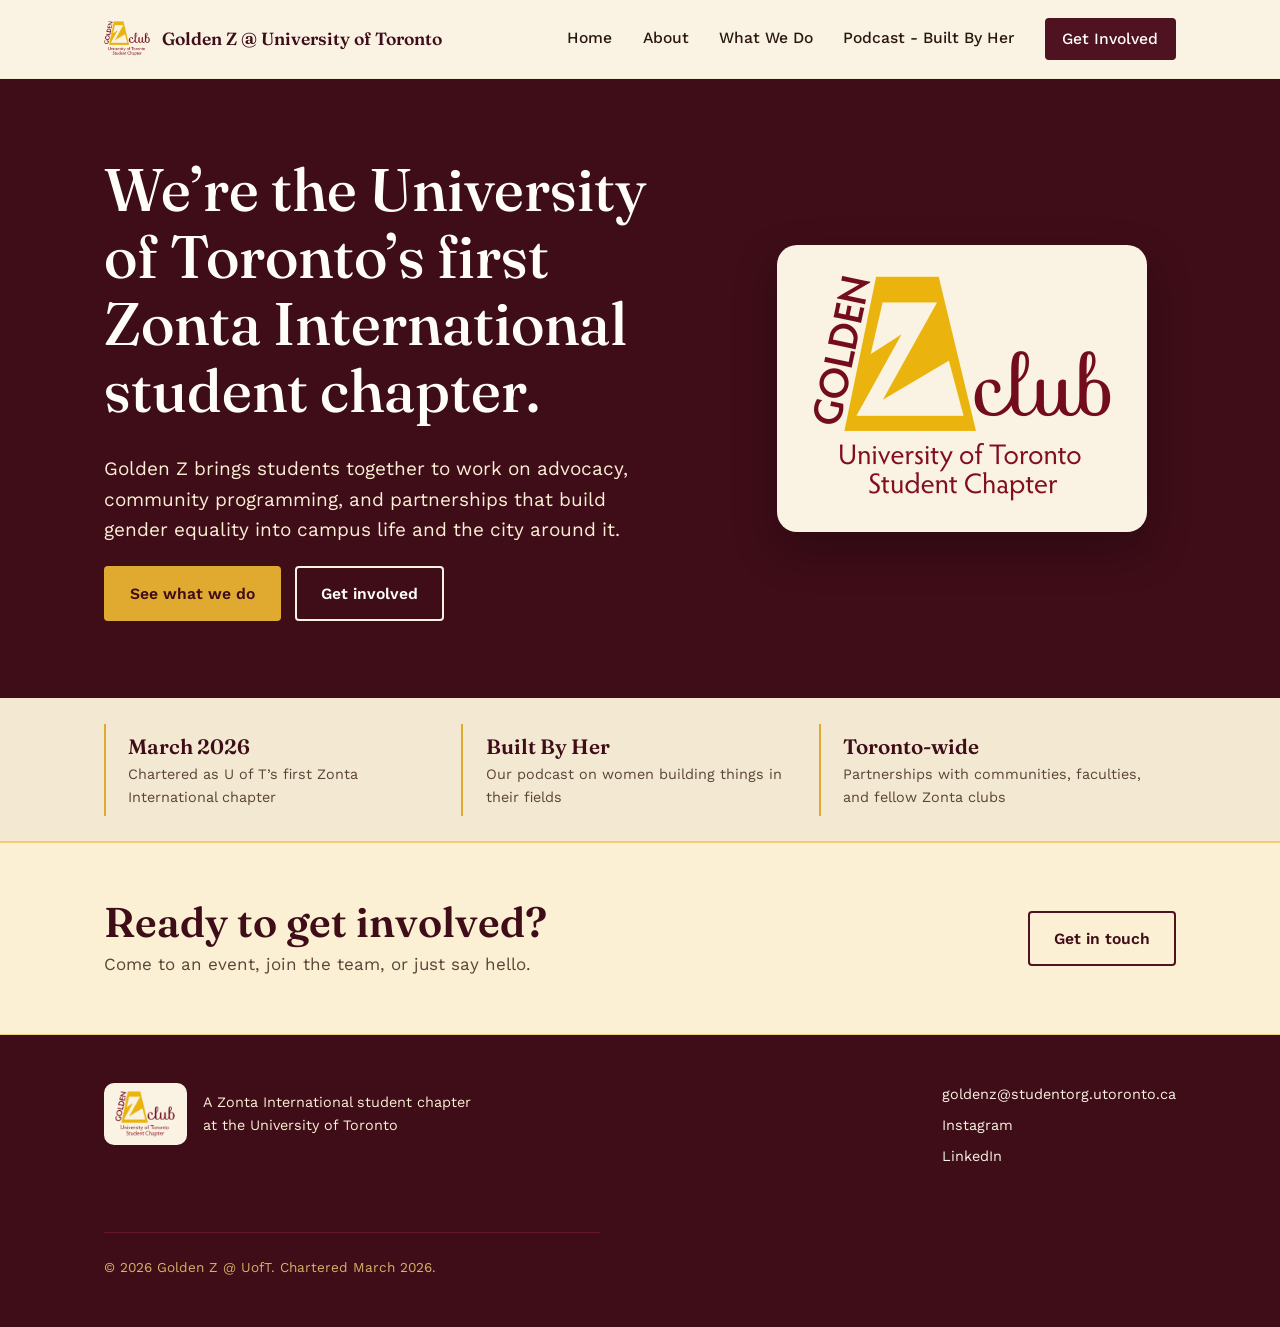
<file: index.html>
<!DOCTYPE html>
<html lang="en">
<head>
<meta charset="UTF-8">
<meta name="viewport" content="width=device-width, initial-scale=1.0">
<title>Golden Z @ UofT — Zonta International Student Chapter</title>
<meta name="description" content="Golden Z is the University of Toronto’s first Zonta International student chapter, working on advocacy, community programming, and partnerships that build gender equality on campus and across Toronto.">
<link rel="icon" type="image/svg+xml" href="favicon.svg">
<link rel="preconnect" href="https://fonts.googleapis.com">
<link rel="preconnect" href="https://fonts.gstatic.com" crossorigin>
<link href="https://fonts.googleapis.com/css2?family=Fraunces:opsz,wght@9..144,500;9..144,600&family=Work+Sans:wght@400;500;600&display=swap" rel="stylesheet">
<link rel="stylesheet" href="css/style.css">
</head>
<body>

<header class="site-header">
  <div class="container header-inner">
    <a class="logo" href="/" aria-label="Golden Z home">
      <img class="logo-img" src="images/golden-z-logo.png" alt="Golden Z Club Logo">
      <span class="logo-text">Golden Z @ University of Toronto</span>
    </a>
    <nav class="site-nav" aria-label="Primary">
      <button class="nav-toggle" aria-expanded="false" aria-controls="nav-menu">
        <span></span><span></span><span></span>
        <span class="sr-only">Menu</span>
      </button>
      <ul id="nav-menu">
        <li><a href="/">Home</a></li>
        <li class="has-dropdown">
          <span class="dropdown-toggle">About</span>
          <ul class="dropdown-menu">
            <li><a href="about.html">Our Story</a></li>
            <li><a href="team.html">Our Team</a></li>
          </ul>
        </li>
        <!-- NEW: "What We Do" is now a dropdown -->
        <li class="has-dropdown">
          <span class="dropdown-toggle">What We Do</span>
          <ul class="dropdown-menu">
            <li><a href="initiatives.html">Our Initiatives</a></li>
            <li><a href="events.html">Upcoming Events</a></li>
          </ul>
        </li>
        <li><a href="podcast.html">Podcast - Built By Her</a></li>
        <li><a href="contact.html" class="nav-cta">Get Involved</a></li>
        </ul>
    </nav>
  </div>
</header>

<main>

  <section class="hero">
    <div class="container hero-inner">
      <div>
        <h1>We’re the University of Toronto’s first Zonta International student chapter.</h1>
        <p class="lede">Golden Z brings students together to work on advocacy, community programming, and partnerships that build gender equality into campus life and the city around it.</p>
        <div class="btn-row">
          <a class="btn btn-gold" href="initiatives.html">See what we do</a>
          <a class="btn btn-outline" href="contact.html">Get involved</a>
        </div>
      </div>
      <div class="hero-figure">
        <div class="logo-plate">
          <img src="images/golden-z-logo.png" alt="Golden Z Club — University of Toronto Student Chapter">
        </div>
      </div>
    </div>
  </section>

  <section class="facts">
    <div class="container">
      <ul class="facts-list">
        <li><strong>March 2026</strong>Chartered as U of T’s first Zonta International chapter</li>
        <li><strong>Built By Her</strong>Our podcast on women building things in their fields</li>
        <li><strong>Toronto-wide</strong>Partnerships with communities, faculties, and fellow Zonta clubs</li>
      </ul>
    </div>
  </section>

  <section class="cta-band">
    <div class="container cta-band-inner">
      <div>
        <h2>Ready to get involved?</h2>
        <p>Come to an event, join the team, or just say hello.</p>
      </div>
      <a class="btn btn-line" href="contact.html">Get in touch</a>
    </div>
  </section>

</main>

<footer class="site-footer on-dark">
  <div class="container footer-inner">
    <div class="footer-brand">
      <span class="footer-logo-plate"><img src="images/golden-z-logo.png" alt="Golden Z Club logo"></span>
      <p>A Zonta International student chapter at the University of Toronto</p>
    </div>
    <div class="footer-links">
      <a href="mailto:goldenz@studentorg.utoronto.ca">goldenz@studentorg.utoronto.ca</a>
      <a href="https://www.instagram.com/uoftgoldenz/" target="_blank" rel="noopener">Instagram</a>
      <a href="https://www.linkedin.com/company/golden-z-club-university-of-toronto-chapter/?viewAsMember=true" target="_blank" rel="noopener">LinkedIn</a>
    </div>
    <p class="footer-copy">© 2026 Golden Z @ UofT. Chartered March 2026.</p>
  </div>
</footer>

<script src="js/main.js"></script>
</body>
</html>
</file>
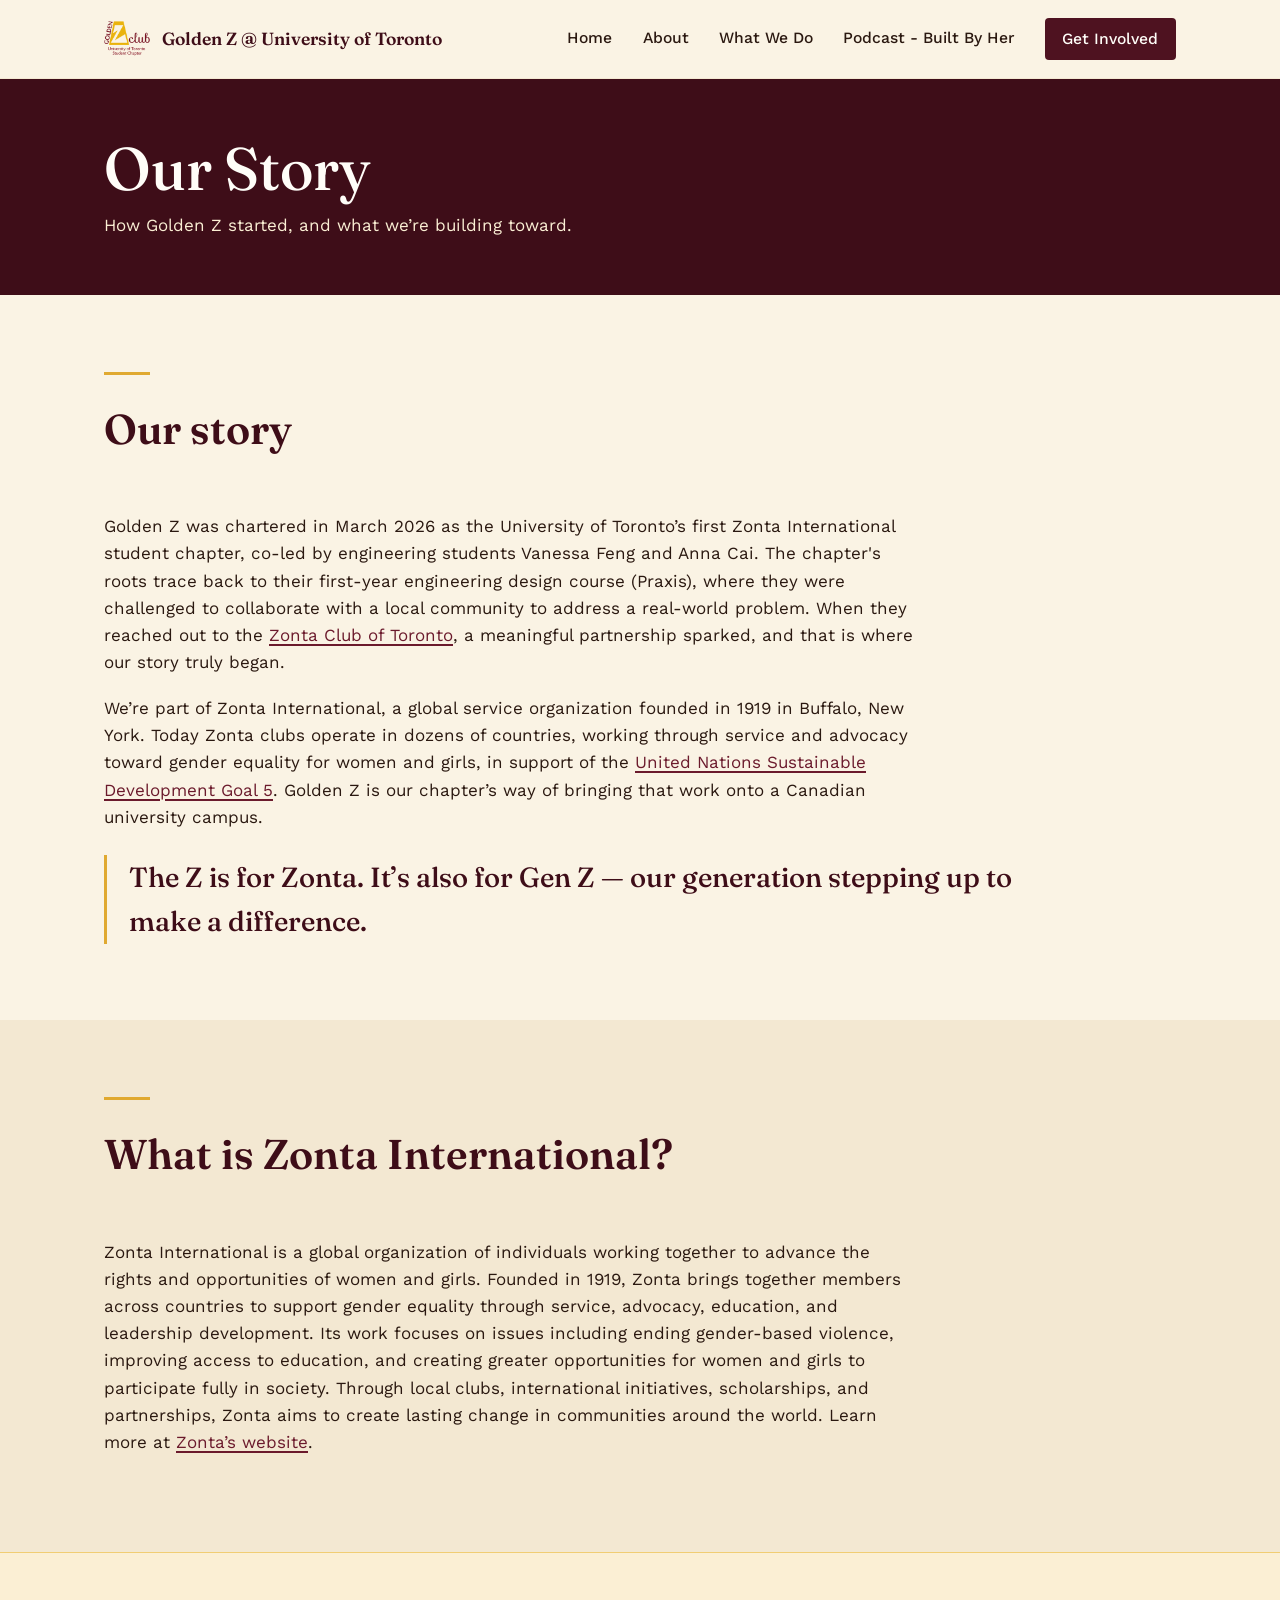
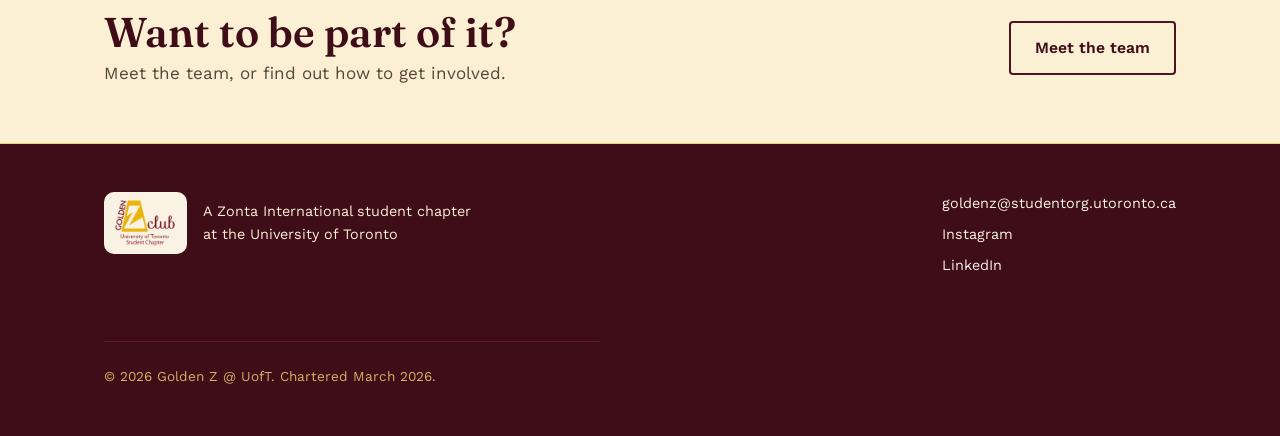
<file: about.html>
<!DOCTYPE html>
<html lang="en">
<head>
<meta charset="UTF-8">
<meta name="viewport" content="width=device-width, initial-scale=1.0">
<title>Our Story — Golden Z @ UofT</title>
<!-- UPDATED: Curly apostrophe in the description -->
<meta name="description" content="Golden Z is the University of Toronto’s first Zonta International student chapter, chartered in March 2026. Here's our story and what we're building toward.">
<link rel="icon" type="image/svg+xml" href="favicon.svg">
<link rel="preconnect" href="https://fonts.googleapis.com">
<link rel="preconnect" href="https://fonts.gstatic.com" crossorigin>
<link href="https://fonts.googleapis.com/css2?family=Fraunces:opsz,wght@9..144,500;9..144,600&family=Work+Sans:wght@400;500;600&display=swap" rel="stylesheet">
<link rel="stylesheet" href="css/style.css">
</head>
<body>

<header class="site-header">
  <div class="container header-inner">
    <a class="logo" href="/" aria-label="Golden Z home">
      <img class="logo-img" src="images/golden-z-logo.png" alt="Golden Z Club Logo">
      <!-- Added the matching logo text here too! -->
      <span class="logo-text">Golden Z @ University of Toronto</span>
    </a>
    <nav class="site-nav" aria-label="Primary">
      <button class="nav-toggle" aria-expanded="false" aria-controls="nav-menu">
        <span></span><span></span><span></span>
        <span class="sr-only">Menu</span>
      </button>
<ul id="nav-menu">
        <li><a href="/">Home</a></li>
        <li class="has-dropdown">
          <span class="dropdown-toggle">About</span>
          <ul class="dropdown-menu">
            <li><a href="about.html">Our Story</a></li>
            <li><a href="team.html">Our Team</a></li>
          </ul>
        </li>
        <!-- NEW: "What We Do" is now a dropdown -->
        <li class="has-dropdown">
          <span class="dropdown-toggle">What We Do</span>
          <ul class="dropdown-menu">
            <li><a href="initiatives.html">Our Initiatives</a></li>
            <li><a href="events.html">Upcoming Events</a></li>
          </ul>
        </li>
        <li><a href="podcast.html">Podcast - Built By Her</a></li>
        <li><a href="contact.html" class="nav-cta">Get Involved</a></li>
      </ul>
    </nav>
  </div>
</header>

<main>

  <section class="page-header">
    <div class="container">
      <h1>Our Story</h1>
      <p>How Golden Z started, and what we’re building toward.</p>
    </div>
  </section>

  <section class="block">
    <div class="container">
      <div class="section-head">
        <div class="rule"></div>
        <h2>Our story</h2>
      </div>
      <p class="wide">Golden Z was chartered in March 2026 as the University of Toronto’s first Zonta International student chapter, co-led by engineering students Vanessa Feng and Anna Cai. The chapter's roots trace back to their first-year engineering design course (Praxis), where they were challenged to collaborate with a local community to address a real-world problem. When they reached out to the <a href="https://zontatoronto.org/" target="_blank" rel="noopener">Zonta Club of Toronto</a>, a meaningful partnership sparked, and that is where our story truly began.</p>      
      <p class="wide">We’re part of Zonta International, a global service organization founded in 1919 in Buffalo, New York. Today Zonta clubs operate in dozens of countries, working through service and advocacy toward gender equality for women and girls, in support of the <a href="https://www.un.org/sustainabledevelopment/gender-equality/" target="_blank" rel="noopener">United Nations Sustainable Development Goal 5</a>. Golden Z is our chapter’s way of bringing that work onto a Canadian university campus.</p>
      
      <!-- UPDATED: Added a top margin here to give the quote some breathing room -->
      <blockquote class="pull" style="margin-top: 1.5rem;">
        The Z is for Zonta. It’s also for Gen Z — our generation stepping up to make a difference.
      </blockquote>
    </div>
  </section>

  <!-- NEW SECTION: Added block-alt here so the background alternates -->
  <section class="block block-alt">
    <div class="container">
      <div class="section-head">
        <div class="rule"></div>
        <h2>What is Zonta International?</h2>
      </div>
      <p class="wide">Zonta International is a global organization of individuals working together to advance the rights and opportunities of women and girls. Founded in 1919, Zonta brings together members across countries to support gender equality through service, advocacy, education, and leadership development. Its work focuses on issues including ending gender-based violence, improving access to education, and creating greater opportunities for women and girls to participate fully in society. Through local clubs, international initiatives, scholarships, and partnerships, Zonta aims to create lasting change in communities around the world. Learn more at <a href="https://www.zonta.org/" target="_blank" rel="noopener">Zonta’s website</a>.</p>
    </div>
  </section>



  <section class="cta-band">
    <div class="container cta-band-inner">
      <div>
        <h2>Want to be part of it?</h2>
        <p>Meet the team, or find out how to get involved.</p>
      </div>
      <a class="btn btn-line" href="team.html">Meet the team</a>
    </div>
  </section>

</main>

<footer class="site-footer on-dark">
  <div class="container footer-inner">
    <div class="footer-brand">
      <span class="footer-logo-plate"><img src="images/golden-z-logo.png" alt="Golden Z Club logo"></span>
      <p>A Zonta International student chapter at the University of Toronto</p>
    </div>
    <div class="footer-links">
      <a href="mailto:goldenz@studentorg.utoronto.ca">goldenz@studentorg.utoronto.ca</a>
      <a href="https://www.instagram.com/uoftgoldenz/" target="_blank" rel="noopener">Instagram</a>
      <a href="https://www.linkedin.com/company/golden-z-club-university-of-toronto-chapter/?viewAsMember=true" target="_blank" rel="noopener">LinkedIn</a>
    </div>
    <p class="footer-copy">© 2026 Golden Z @ UofT. Chartered March 2026.</p>
  </div>
</footer>

<script src="js/main.js"></script>
</body>
</html>
</file>
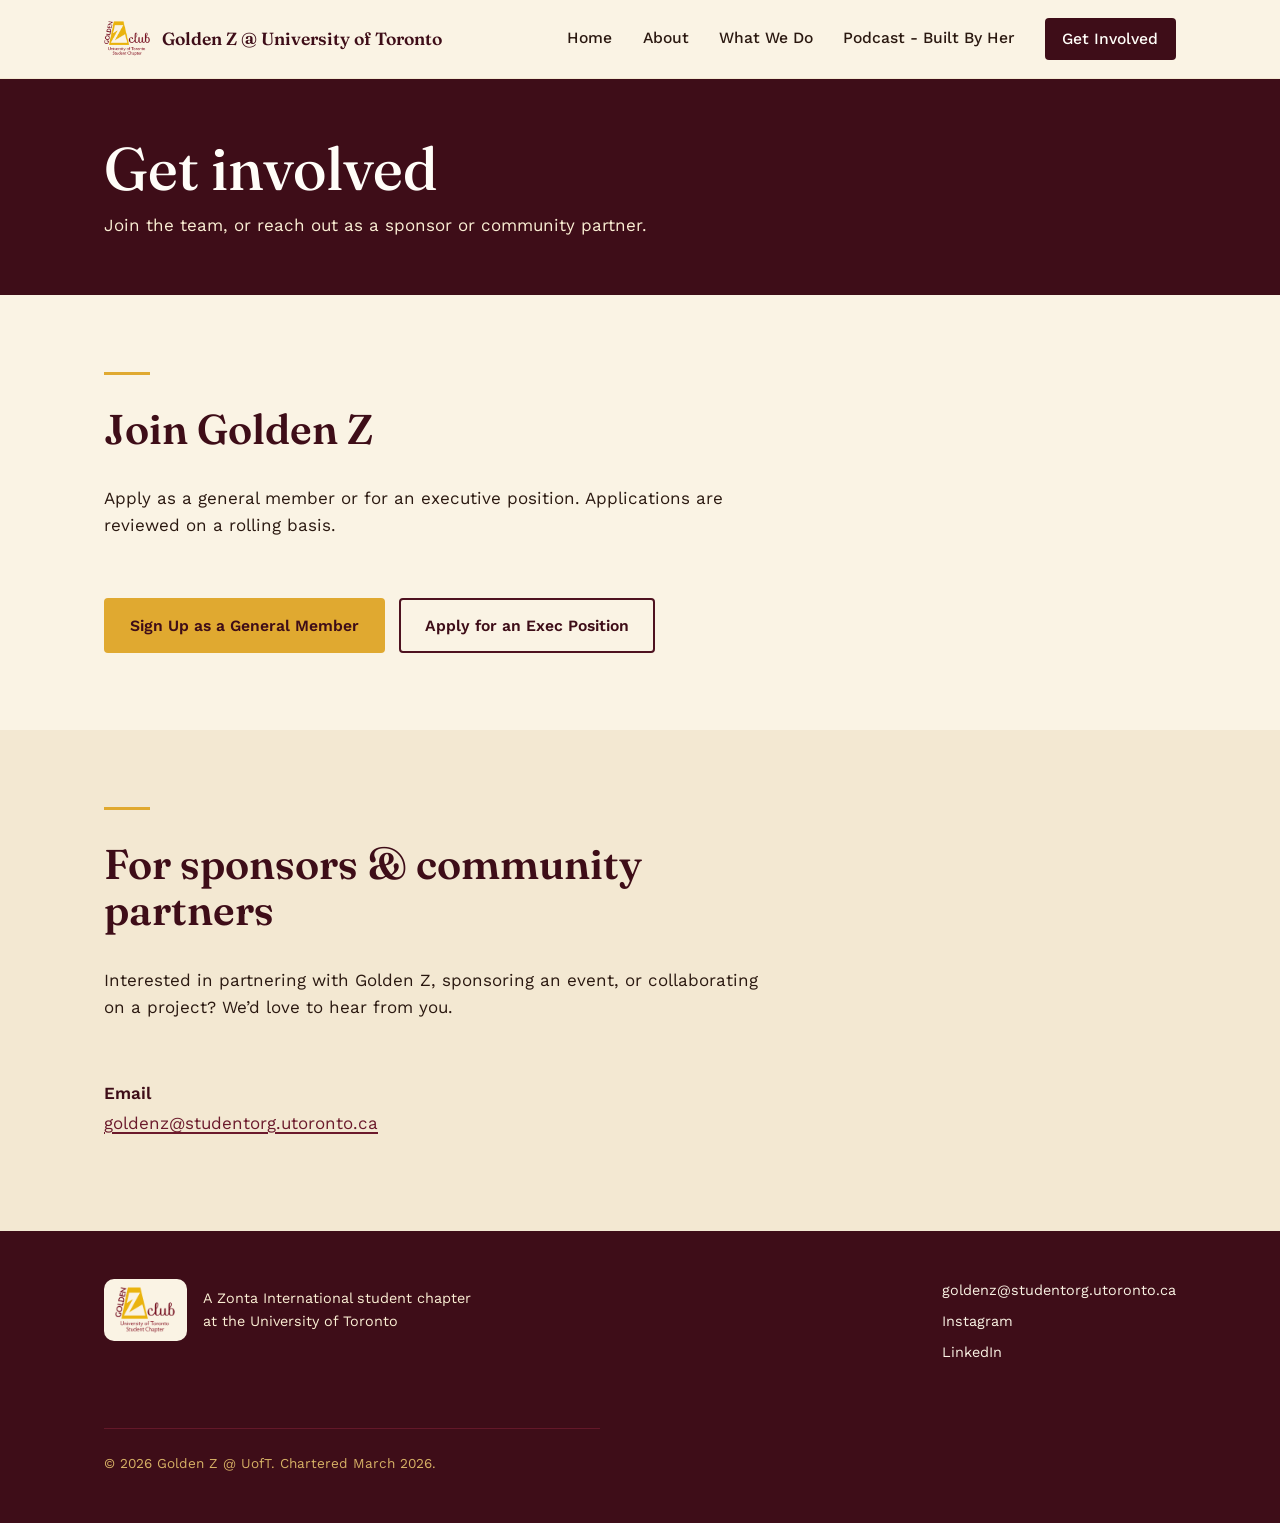
<file: contact.html>
<!DOCTYPE html>
<html lang="en">
<head>
<meta charset="UTF-8">
<meta name="viewport" content="width=device-width, initial-scale=1.0">
<title>Get Involved — Golden Z @ UofT</title>
<meta name="description" content="Apply to join Golden Z as a general member or exec, or reach out as a sponsor or community partner.">
<link rel="icon" type="image/svg+xml" href="favicon.svg">
<link rel="preconnect" href="https://fonts.googleapis.com">
<link rel="preconnect" href="https://fonts.gstatic.com" crossorigin>
<link href="https://fonts.googleapis.com/css2?family=Fraunces:opsz,wght@9..144,500;9..144,600&family=Work+Sans:wght@400;500;600&display=swap" rel="stylesheet">
<link rel="stylesheet" href="css/style.css">
</head>
<body>

<header class="site-header">
  <div class="container header-inner">
    <a class="logo" href="/" aria-label="Golden Z home">
      <img class="logo-img" src="images/golden-z-logo.png" alt="Golden Z Club Logo">
      <span class="logo-text">Golden Z @ University of Toronto</span>
    </a>
    <nav class="site-nav" aria-label="Primary">
      <button class="nav-toggle" aria-expanded="false" aria-controls="nav-menu">
        <span></span><span></span><span></span>
        <span class="sr-only">Menu</span>
      </button>
      <ul id="nav-menu">
        <li><a href="/">Home</a></li>
        <li class="has-dropdown">
          <span class="dropdown-toggle">About</span>
          <ul class="dropdown-menu">
            <li><a href="about.html">Our Story</a></li>
            <li><a href="team.html">Our Team</a></li>
          </ul>
        </li>
        <li class="has-dropdown">
          <span class="dropdown-toggle">What We Do</span>
          <ul class="dropdown-menu">
            <li><a href="initiatives.html">Our Initiatives</a></li>
            <li><a href="events.html">Upcoming Events</a></li>
          </ul>
        </li>
        <li><a href="podcast.html">Podcast - Built By Her</a></li>
        <li><a href="contact.html" class="nav-cta" aria-current="page">Get Involved</a></li>
      </ul>
    </nav>
  </div>
</header>

<main>

  <section class="page-header">
    <div class="container">
      <h1>Get involved</h1>
      <p>Join the team, or reach out as a sponsor or community partner.</p>
    </div>
  </section>

  <section class="block">
    <div class="container">
      <div class="section-head">
        <div class="rule"></div>
        <h2>Join Golden Z</h2>
        <p class="wide">Apply as a general member or for an executive position. Applications are reviewed on a rolling basis.</p>
      </div>
      <!--
        The Exec form link is now active! Update the General Member href="#" when ready.
      -->
      <div class="btn-row">
        <a class="btn btn-gold" href="#" target="_blank" rel="noopener">Sign Up as a General Member</a>
        <a class="btn btn-line" href="https://docs.google.com/forms/d/e/1FAIpQLScnSYDAgpH5LQ8Nl025LdTpAhuuULW5YuozvDuwUjOMKMD-Gg/viewform" target="_blank" rel="noopener">Apply for an Exec Position</a>
      </div>
    </div>
  </section>

  <section class="block block-alt">
    <div class="container">
      <div class="section-head">
        <div class="rule"></div>
        <h2>For sponsors &amp; community partners</h2>
        <p class="wide">Interested in partnering with Golden Z, sponsoring an event, or collaborating on a project? We’d love to hear from you.</p>
      </div>
      <dl class="contact-info">
        <dt>Email</dt>
        <dd><a href="mailto:goldenz@studentorg.utoronto.ca">goldenz@studentorg.utoronto.ca</a></dd>
      </dl>
    </div>
  </section>

</main>

<footer class="site-footer on-dark">
  <div class="container footer-inner">
    <div class="footer-brand">
      <span class="footer-logo-plate"><img src="images/golden-z-logo.png" alt="Golden Z Club logo"></span>
      <p>A Zonta International student chapter at the University of Toronto</p>
    </div>
    <div class="footer-links">
      <a href="mailto:goldenz@studentorg.utoronto.ca">goldenz@studentorg.utoronto.ca</a>
      <a href="https://www.instagram.com/uoftgoldenz/" target="_blank" rel="noopener">Instagram</a>
      <a href="https://www.linkedin.com/company/golden-z-club-university-of-toronto-chapter/?viewAsMember=true" target="_blank" rel="noopener">LinkedIn</a>
    </div>
    <p class="footer-copy">© 2026 Golden Z @ UofT. Chartered March 2026.</p>
  </div>
</footer>

<script src="js/main.js"></script>
</body>
</html>
</file>
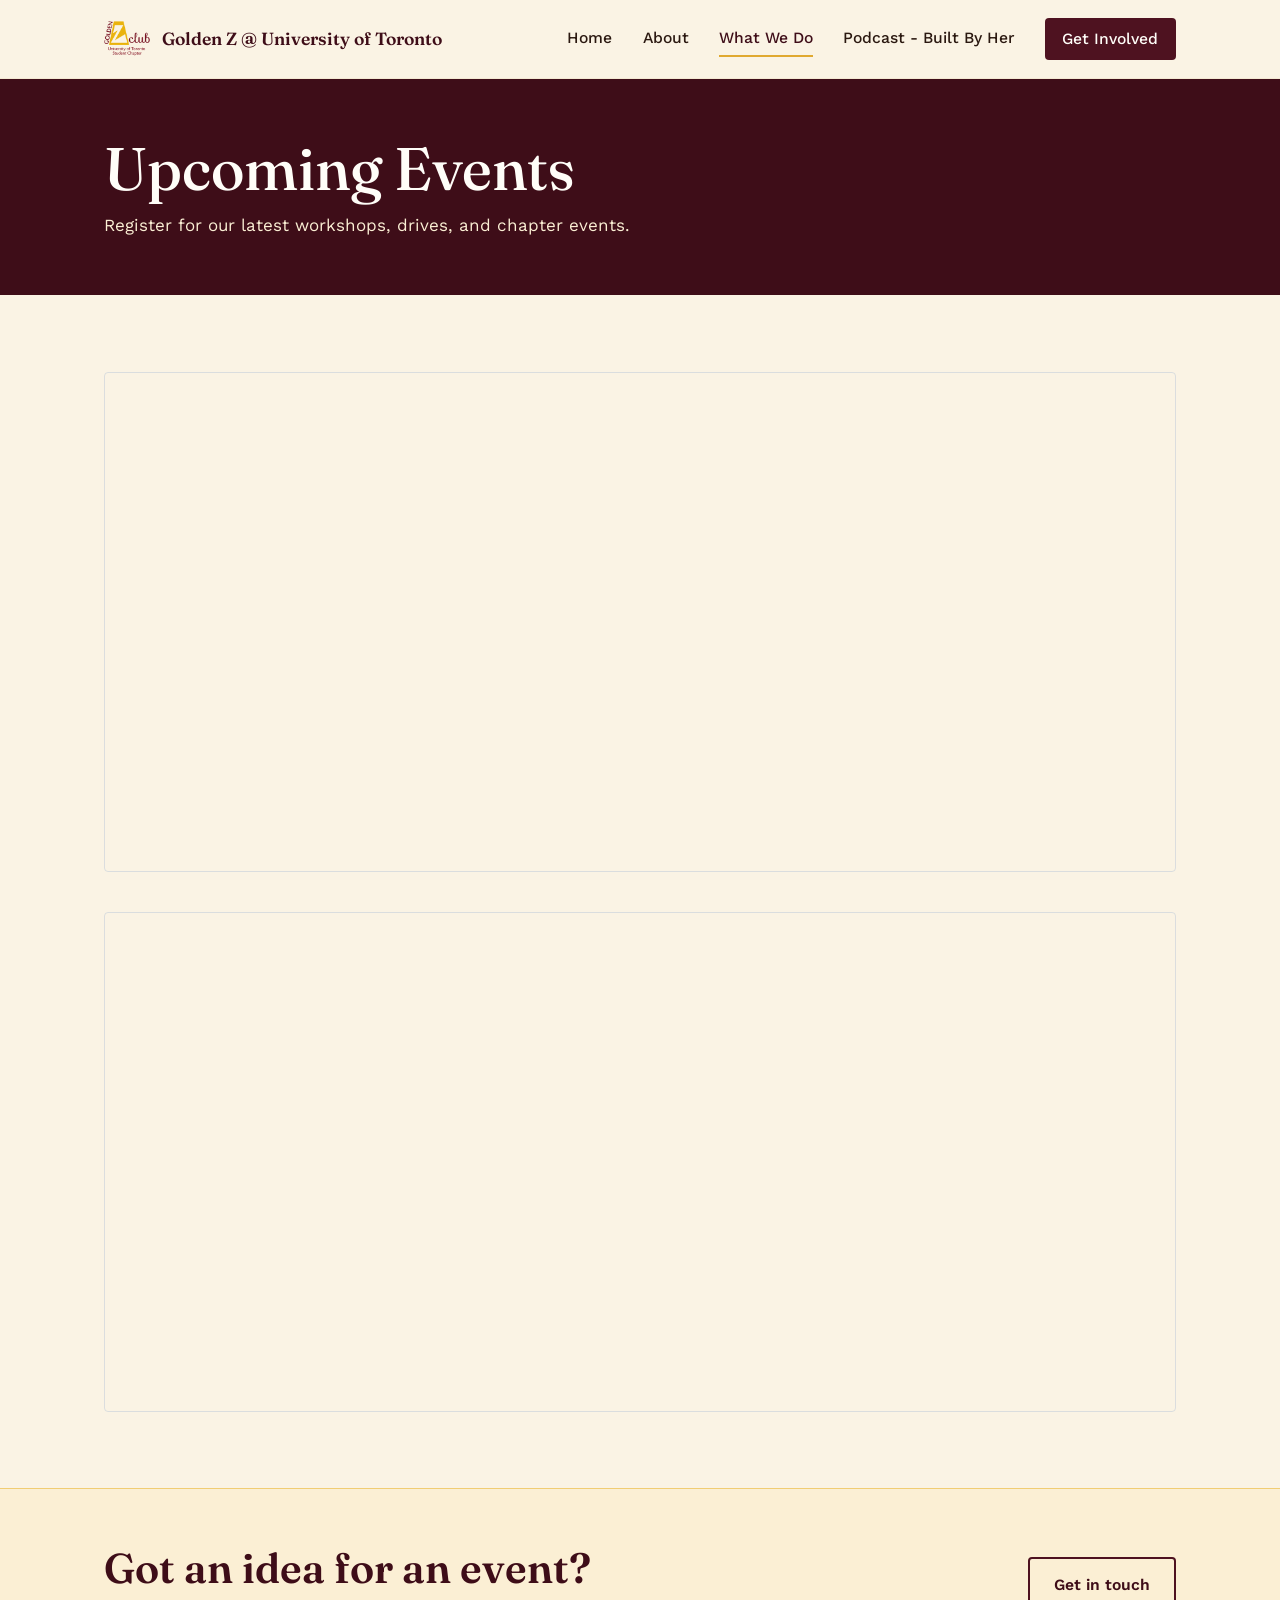
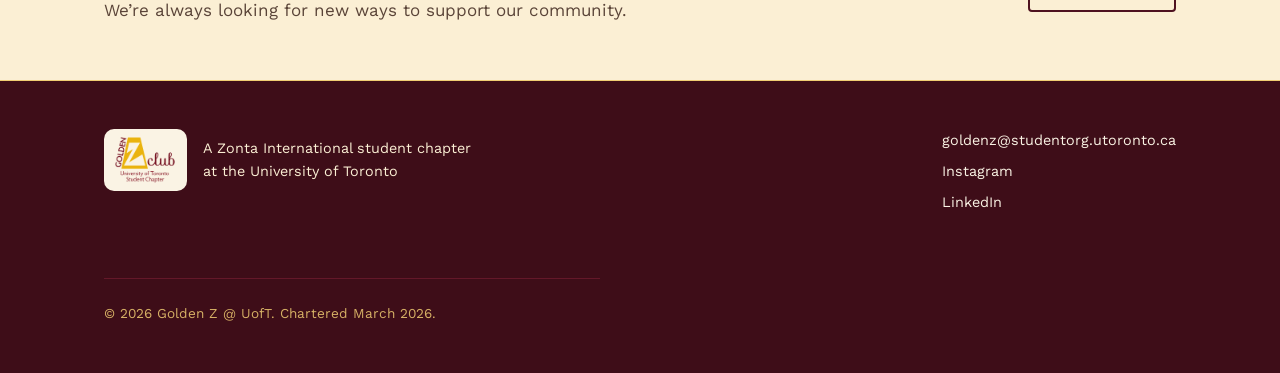
<file: events.html>
<!DOCTYPE html>
<html lang="en">
<head>
<meta charset="UTF-8">
<meta name="viewport" content="width=device-width, initial-scale=1.0">
<title>Upcoming Events — Golden Z @ UofT</title>
<meta name="description" content="Register for upcoming events, workshops, and initiatives with Golden Z at the University of Toronto.">
<link rel="icon" type="image/svg+xml" href="favicon.svg">
<link rel="preconnect" href="https://fonts.googleapis.com">
<link rel="preconnect" href="https://fonts.gstatic.com" crossorigin>
<link href="https://fonts.googleapis.com/css2?family=Fraunces:opsz,wght@9..144,500;9..144,600&family=Work+Sans:wght@400;500;600&display=swap" rel="stylesheet">
<link rel="stylesheet" href="css/style.css">
</head>
<body>

<header class="site-header">
  <div class="container header-inner">
    <a class="logo" href="/" aria-label="Golden Z home">
      <img class="logo-img" src="images/golden-z-logo.png" alt="Golden Z Club — University of Toronto Student Chapter">
      <span class="logo-text">Golden Z @ University of Toronto</span>
    </a>
    <nav class="site-nav" aria-label="Primary">
      <button class="nav-toggle" aria-expanded="false" aria-controls="nav-menu">
        <span></span><span></span><span></span>
        <span class="sr-only">Menu</span>
      </button>
      <ul id="nav-menu">
        <li><a href="/">Home</a></li>
        <li class="has-dropdown">
          <span class="dropdown-toggle">About</span>
          <ul class="dropdown-menu">
            <li><a href="about.html">Our Story</a></li>
            <li><a href="team.html">Our Team</a></li>
          </ul>
        </li>
        <li class="has-dropdown dropdown-active">
          <span class="dropdown-toggle">What We Do</span>
          <ul class="dropdown-menu">
            <li><a href="initiatives.html">Our Initiatives</a></li>
            <li><a href="events.html" aria-current="page">Upcoming Events</a></li>
          </ul>
        </li>
        <li><a href="podcast.html">Podcast - Built By Her</a></li>
        <li><a href="contact.html" class="nav-cta">Get Involved</a></li>
      </ul>
    </nav>
  </div>
</header>

<main>

  <section class="page-header">
    <div class="container">
      <h1>Upcoming Events</h1>
      <p>Register for our latest workshops, drives, and chapter events.</p>
    </div>
  </section>

  <section class="block">
    <div class="container" style="display: flex; flex-direction: column; gap: 40px; justify-content: center;">
      
      <!-- New Event -->
      <iframe
        src="https://luma.com/embed/event/evt-FeGO6SpoGxwrbQ2/simple"
        width="100%"
        height="500"
        frameborder="0"
        style="border: 1px solid #bfcbda88; border-radius: 4px; max-width: 100%;"
        allow="fullscreen; payment"
        aria-hidden="false"
        tabindex="0"
      ></iframe>

      <!-- Existing Event -->
      <iframe
        src="https://luma.com/embed/event/evt-8v8ZstWBTwL9KJv/simple"
        width="100%"
        height="500"
        frameborder="0"
        style="border: 1px solid #bfcbda88; border-radius: 4px; max-width: 100%;"
        allow="fullscreen; payment"
        aria-hidden="false"
        tabindex="0"
      ></iframe>

    </div>
  </section>

  <section class="cta-band">
    <div class="container cta-band-inner">
      <div>
        <h2>Got an idea for an event?</h2>
        <p>We’re always looking for new ways to support our community.</p>
      </div>
      <a class="btn btn-line" href="contact.html">Get in touch</a>
    </div>
  </section>

</main>

<footer class="site-footer on-dark">
  <div class="container footer-inner">
    <div class="footer-brand">
      <span class="footer-logo-plate"><img src="images/golden-z-logo.png" alt="Golden Z Club logo"></span>
      <p>A Zonta International student chapter at the University of Toronto</p>
    </div>
    <div class="footer-links">
      <a href="mailto:goldenz@studentorg.utoronto.ca">goldenz@studentorg.utoronto.ca</a>
      <a href="https://www.instagram.com/uoftgoldenz/" target="_blank" rel="noopener">Instagram</a>
      <a href="https://www.linkedin.com/company/golden-z-club-university-of-toronto-chapter/?viewAsMember=true" target="_blank" rel="noopener">LinkedIn</a>
    </div>
    <p class="footer-copy">© 2026 Golden Z @ UofT. Chartered March 2026.</p>
  </div>
</footer>

<script src="js/main.js"></script>
</body>
</html>
</file>
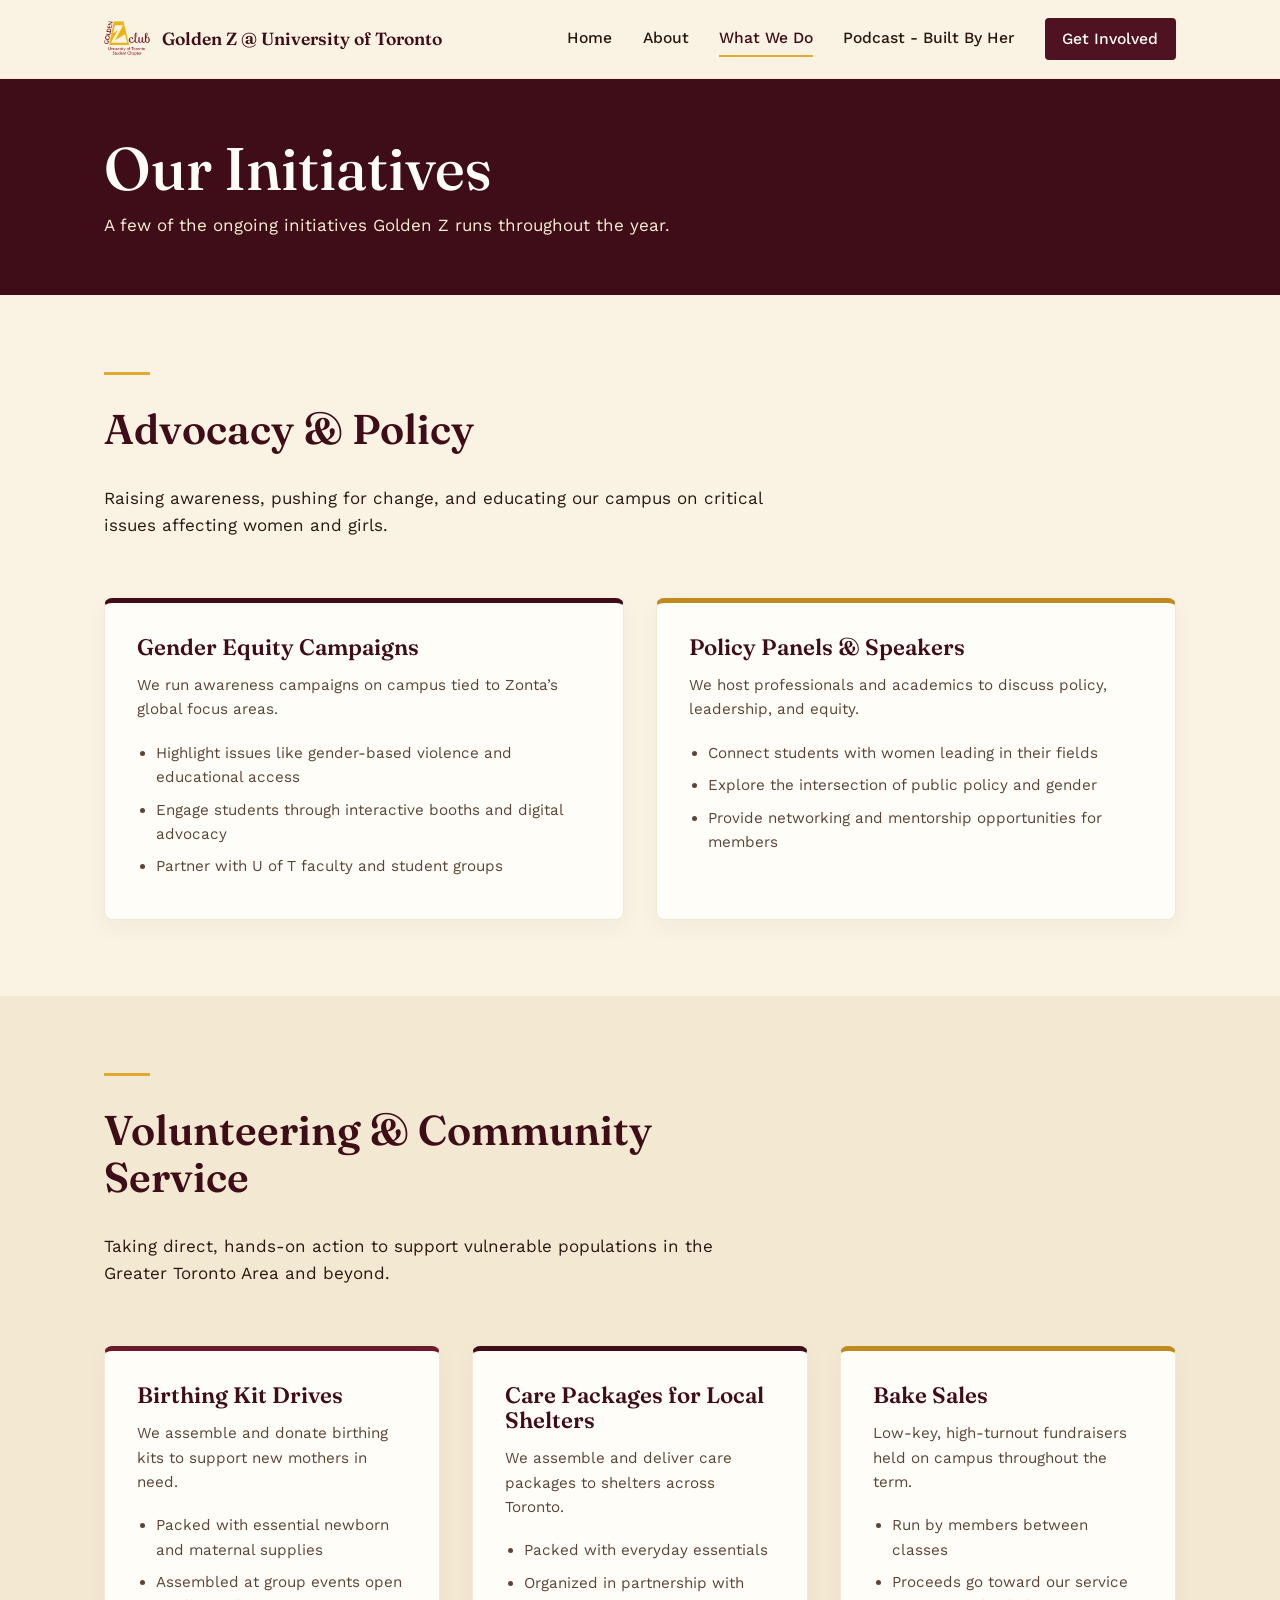
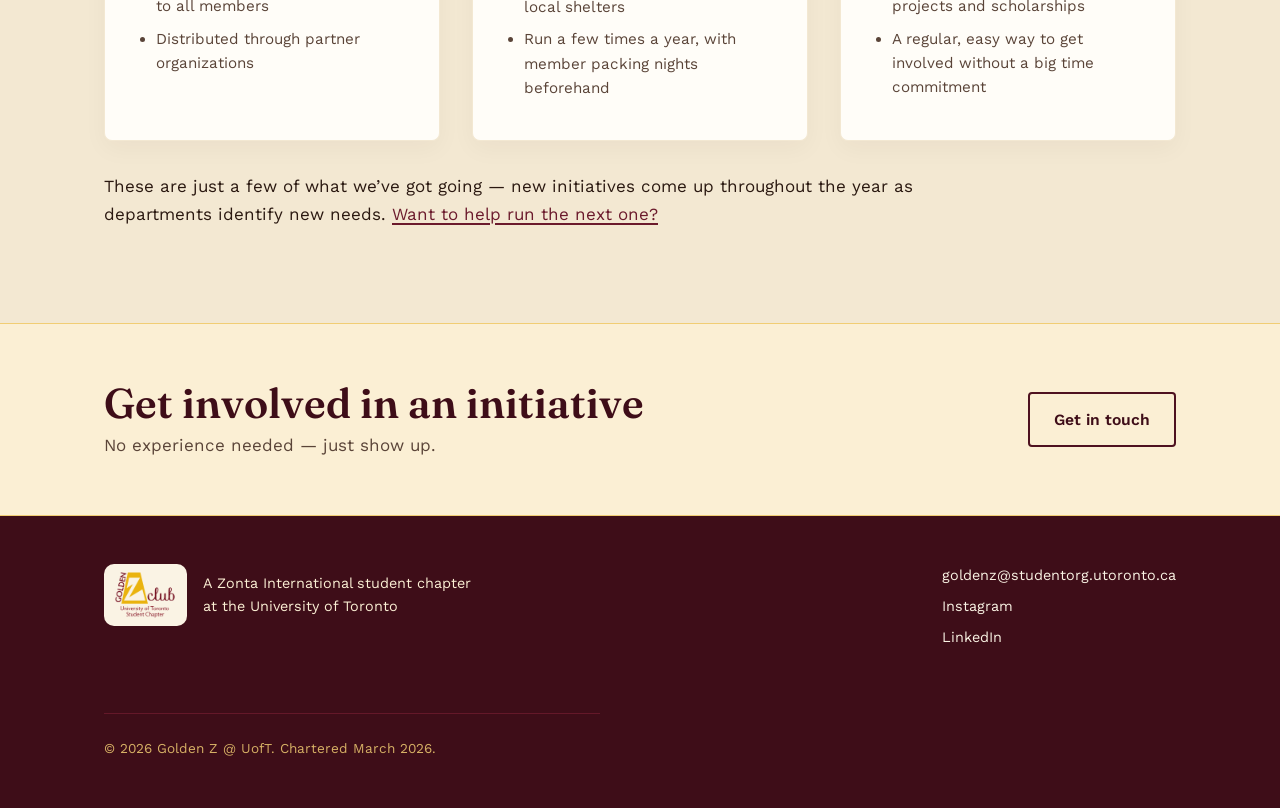
<file: initiatives.html>
<!DOCTYPE html>
<html lang="en">
<head>
<meta charset="UTF-8">
<meta name="viewport" content="width=device-width, initial-scale=1.0">
<title>Our Initiatives — Golden Z @ UofT</title>
<meta name="description" content="Golden Z runs hands-on initiatives throughout the year, from policy advocacy campaigns to care packages for local shelters.">
<link rel="icon" type="image/svg+xml" href="favicon.svg">
<link rel="preconnect" href="https://fonts.googleapis.com">
<link rel="preconnect" href="https://fonts.gstatic.com" crossorigin>
<link href="https://fonts.googleapis.com/css2?family=Fraunces:opsz,wght@9..144,500;9..144,600&family=Work+Sans:wght@400;500;600&display=swap" rel="stylesheet">
<link rel="stylesheet" href="css/style.css">


</head>
<body>

<header class="site-header">
  <div class="container header-inner">
    <a class="logo" href="/" aria-label="Golden Z home">
      <img class="logo-img" src="images/golden-z-logo.png" alt="Golden Z Club Logo">
      <span class="logo-text">Golden Z @ University of Toronto</span>
    </a>
    <nav class="site-nav" aria-label="Primary">
      <button class="nav-toggle" aria-expanded="false" aria-controls="nav-menu">
        <span></span><span></span><span></span>
        <span class="sr-only">Menu</span>
      </button>
      <ul id="nav-menu">
        <li><a href="/">Home</a></li>
        <li class="has-dropdown">
          <span class="dropdown-toggle">About</span>
          <ul class="dropdown-menu">
            <li><a href="about.html">Our Story</a></li>
            <li><a href="team.html">Our Team</a></li>
          </ul>
        </li>
        <li class="has-dropdown dropdown-active">
          <span class="dropdown-toggle">What We Do</span>
          <ul class="dropdown-menu">
            <li><a href="initiatives.html" aria-current="page">Our Initiatives</a></li>
            <li><a href="events.html">Upcoming Events</a></li>
          </ul>
        </li>
        <li><a href="podcast.html">Podcast - Built By Her</a></li>
        <li><a href="contact.html" class="nav-cta">Get Involved</a></li>
      </ul>
    </nav>
  </div>
</header>

<main>

  <section class="page-header">
    <div class="container">
      <h1>Our Initiatives</h1>
      <p>A few of the ongoing initiatives Golden Z runs throughout the year.</p>
    </div>
  </section>

  <!-- CATEGORY 1: ADVOCACY & POLICY -->
  <section class="block">
    <div class="container">
      <div class="section-head">
        <div class="rule"></div>
        <h2>Advocacy &amp; Policy</h2>
        <p class="wide">Raising awareness, pushing for change, and educating our campus on critical issues affecting women and girls.</p>
      </div>

      <div class="initiative-grid">
        
        <div class="initiative-card" style="border-top-color: var(--maroon-900);">
          <h3>Gender Equity Campaigns</h3>
          <p>We run awareness campaigns on campus tied to Zonta’s global focus areas.</p>
          <ul>
            <li>Highlight issues like gender-based violence and educational access</li>
            <li>Engage students through interactive booths and digital advocacy</li>
            <li>Partner with U of T faculty and student groups</li>
          </ul>
        </div>

        <div class="initiative-card" style="border-top-color: var(--gold-600);">
          <h3>Policy Panels &amp; Speakers</h3>
          <p>We host professionals and academics to discuss policy, leadership, and equity.</p>
          <ul>
            <li>Connect students with women leading in their fields</li>
            <li>Explore the intersection of public policy and gender</li>
            <li>Provide networking and mentorship opportunities for members</li>
          </ul>
        </div>

      </div>
    </div>
  </section>

  <!-- CATEGORY 2: VOLUNTEERING & COMMUNITY SERVICE -->
  <section class="block block-alt">
    <div class="container">
      <div class="section-head">
        <div class="rule"></div>
        <h2>Volunteering &amp; Community Service</h2>
        <p class="wide">Taking direct, hands-on action to support vulnerable populations in the Greater Toronto Area and beyond.</p>
      </div>

      <div class="initiative-grid">

        <div class="initiative-card" style="border-top-color: var(--maroon-700);">
          <h3>Birthing Kit Drives</h3>
          <p>We assemble and donate birthing kits to support new mothers in need.</p>
          <ul>
            <li>Packed with essential newborn and maternal supplies</li>
            <li>Assembled at group events open to all members</li>
            <li>Distributed through partner organizations</li>
          </ul>
        </div>

        <div class="initiative-card" style="border-top-color: var(--maroon-900);">
          <h3>Care Packages for Local Shelters</h3>
          <p>We assemble and deliver care packages to shelters across Toronto.</p>
          <ul>
            <li>Packed with everyday essentials</li>
            <li>Organized in partnership with local shelters</li>
            <li>Run a few times a year, with member packing nights beforehand</li>
          </ul>
        </div>

        <div class="initiative-card" style="border-top-color: var(--gold-600);">
          <h3>Bake Sales</h3>
          <p>Low-key, high-turnout fundraisers held on campus throughout the term.</p>
          <ul>
            <li>Run by members between classes</li>
            <li>Proceeds go toward our service projects and scholarships</li>
            <li>A regular, easy way to get involved without a big time commitment</li>
          </ul>
        </div>

      </div>
      
      <p class="wide" style="margin-top: 2rem;">These are just a few of what we’ve got going — new initiatives come up throughout the year as departments identify new needs. <a href="contact.html">Want to help run the next one?</a></p>
    </div>
  </section>

  <section class="cta-band">
    <div class="container cta-band-inner">
      <div>
        <h2>Get involved in an initiative</h2>
        <p>No experience needed — just show up.</p>
      </div>
      <a class="btn btn-line" href="contact.html">Get in touch</a>
    </div>
  </section>

</main>

<footer class="site-footer on-dark">
  <div class="container footer-inner">
    <div class="footer-brand">
      <span class="footer-logo-plate"><img src="images/golden-z-logo.png" alt="Golden Z Club logo"></span>
      <p>A Zonta International student chapter at the University of Toronto</p>
    </div>
    <div class="footer-links">
      <a href="mailto:goldenz@studentorg.utoronto.ca">goldenz@studentorg.utoronto.ca</a>
      <a href="https://www.instagram.com/uoftgoldenz/" target="_blank" rel="noopener">Instagram</a>
      <a href="https://www.linkedin.com/company/golden-z-club-university-of-toronto-chapter/?viewAsMember=true" target="_blank" rel="noopener">LinkedIn</a>
    </div>
    <p class="footer-copy">© 2026 Golden Z @ UofT. Chartered March 2026.</p>
  </div>
</footer>

<script src="js/main.js"></script>
</body>
</html>
</file>
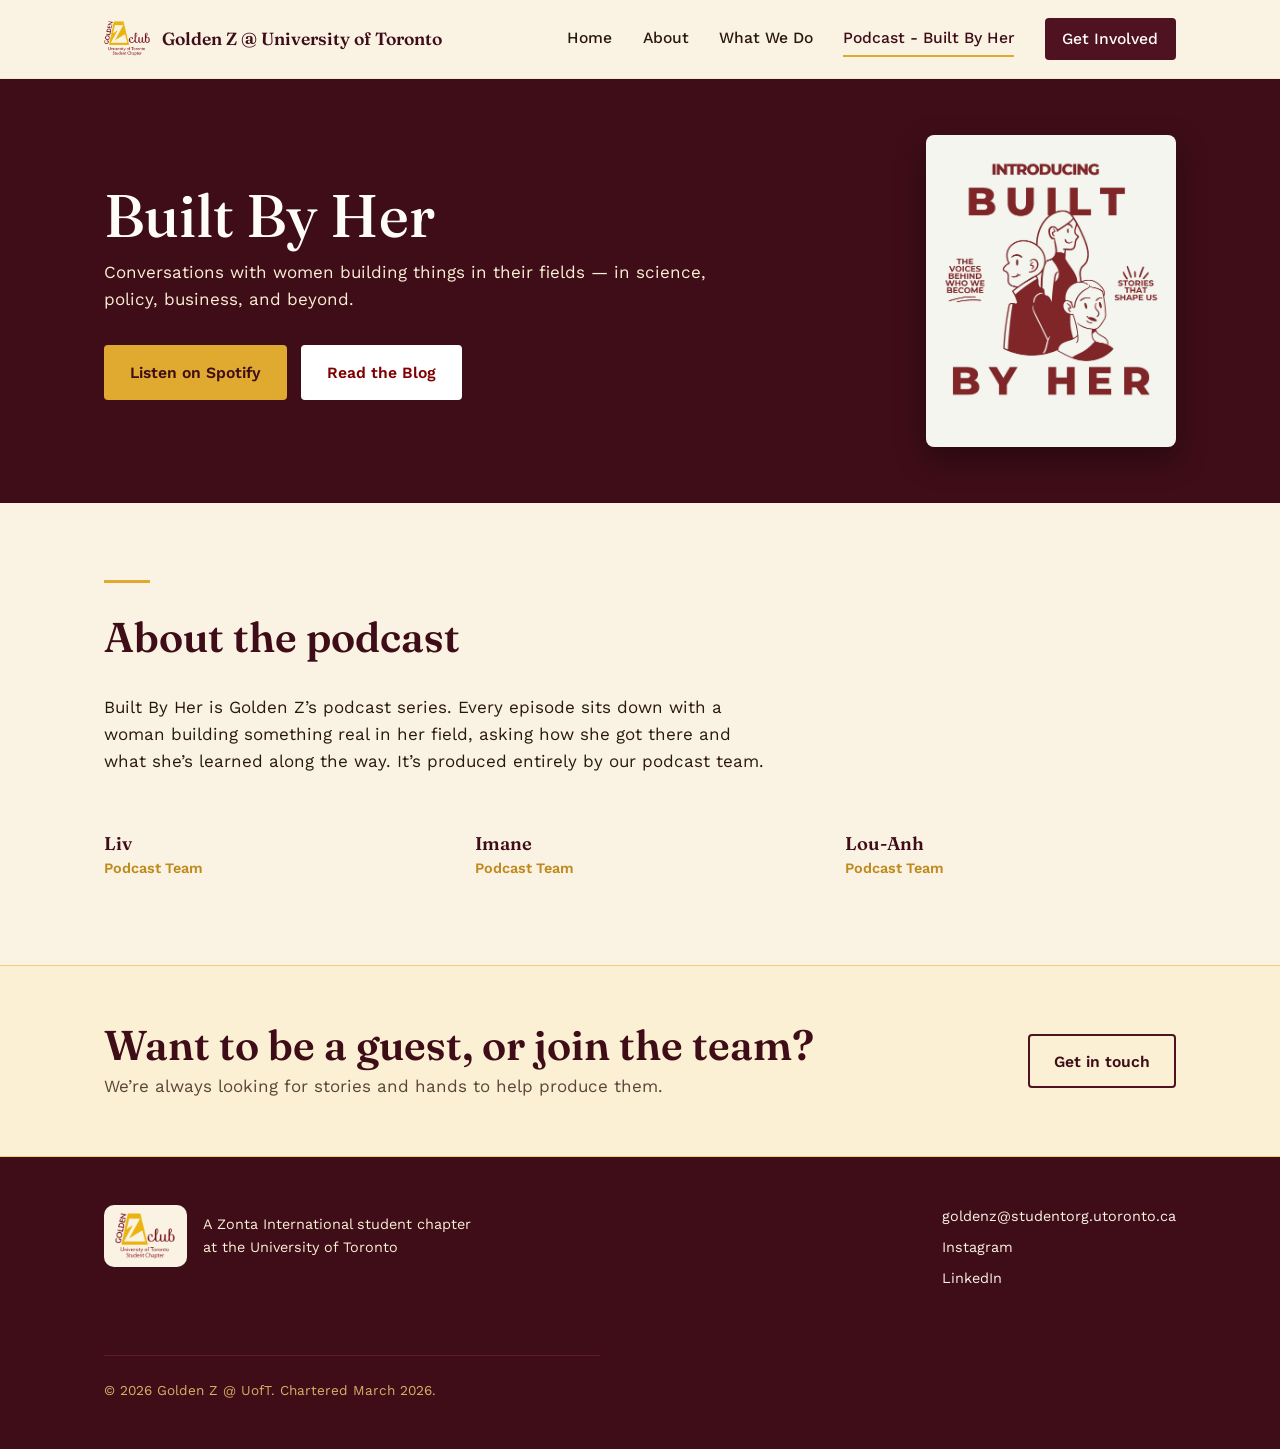
<file: podcast.html>
<!DOCTYPE html>
<html lang="en">
<head>
<meta charset="UTF-8">
<meta name="viewport" content="width=device-width, initial-scale=1.0">
<title>Built By Her — Golden Z @ UofT</title>
<meta name="description" content="Built By Her is Golden Z’s podcast featuring women building things in their fields.">
<link rel="icon" type="image/svg+xml" href="favicon.svg">
<link rel="preconnect" href="https://fonts.googleapis.com">
<link rel="preconnect" href="https://fonts.gstatic.com" crossorigin>
<link href="https://fonts.googleapis.com/css2?family=Fraunces:opsz,wght@9..144,500;9..144,600&family=Work+Sans:wght@400;500;600&display=swap" rel="stylesheet">
<link rel="stylesheet" href="css/style.css">
</head>
<body>

<header class="site-header">
  <div class="container header-inner">
    <a class="logo" href="/" aria-label="Golden Z home">
      <img class="logo-img" src="images/golden-z-logo.png" alt="Golden Z Club Logo">
      <span class="logo-text">Golden Z @ University of Toronto</span>
    </a>
    <nav class="site-nav" aria-label="Primary">
      <button class="nav-toggle" aria-expanded="false" aria-controls="nav-menu">
        <span></span><span></span><span></span>
        <span class="sr-only">Menu</span>
      </button>
      <ul id="nav-menu">
        <li><a href="/">Home</a></li>
        <li class="has-dropdown">
          <span class="dropdown-toggle">About</span>
          <ul class="dropdown-menu">
            <li><a href="about.html">Our Story</a></li>
            <li><a href="team.html">Our Team</a></li>
          </ul>
        </li>
        <li class="has-dropdown">
          <span class="dropdown-toggle">What We Do</span>
          <ul class="dropdown-menu">
            <li><a href="initiatives.html">Our Initiatives</a></li>
            <li><a href="events.html">Upcoming Events</a></li>
          </ul>
        </li>
        <li><a href="podcast.html" aria-current="page">Podcast - Built By Her</a></li>
        <li><a href="contact.html" class="nav-cta">Get Involved</a></li>
      </ul>
    </nav>
  </div>
</header>

<main>

  <section class="page-header">
    <div class="container" style="display: flex; flex-wrap: wrap; gap: 3rem; align-items: center; justify-content: space-between;">
      <div style="flex: 1 1 250px;">
        <h1>Built By Her</h1>
        <p>Conversations with women building things in their fields — in science, policy, business, and beyond.</p>
        
        <div class="btn-row" style="margin-top: 2rem;">
          <a class="btn btn-gold" href="https://open.spotify.com/show/4xRFvr0Ijl3ASPHt1bIHW7?si=iBZRpO14RduGtLUPSmXOHw&utm_source=copy-link&nd=1&dlsi=d32378dbcef2427e" target="_blank" rel="noopener">Listen on Spotify</a>
          <!-- Added solid white background and maroon text color -->
          <a class="btn btn-line" href="https://www.builtbyher.net" target="_blank" rel="noopener" style="background-color: #ffffff; color: maroon; border-color: #ffffff;">Read the Blog</a>
        </div>
      </div>
      <div style="flex: 0 1 250px;">
        <img src="images/built by her logo.jpeg" alt="Built By Her Podcast Logo" style="width: 100%; height: auto; border-radius: 8px; box-shadow: 0 12px 30px rgba(0,0,0,0.35);">
      </div>
    </div>
  </section>

  <section class="block">
    <div class="container">
      <div class="section-head">
        <div class="rule"></div>
        <h2>About the podcast</h2>
        <p class="wide">Built By Her is Golden Z’s podcast series. Every episode sits down with a woman building something real in her field, asking how she got there and what she’s learned along the way. It’s produced entirely by our podcast team.</p>
      </div>
      
      <div class="people-grid">
        <div class="person">
          <h3>Liv</h3>
          <span class="role">Podcast Team</span>
        </div>
        <div class="person">
          <h3>Imane</h3>
          <span class="role">Podcast Team</span>
        </div>
        <div class="person">
          <h3>Lou-Anh</h3>
          <span class="role">Podcast Team</span>
        </div>
      </div>
    </div>
  </section>

  <section class="cta-band">
    <div class="container cta-band-inner">
      <div>
        <h2>Want to be a guest, or join the team?</h2>
        <p>We’re always looking for stories and hands to help produce them.</p>
      </div>
      <a class="btn btn-line" href="contact.html">Get in touch</a>
    </div>
  </section>

</main>

<footer class="site-footer on-dark">
  <div class="container footer-inner">
    <div class="footer-brand">
      <span class="footer-logo-plate"><img src="images/golden-z-logo.png" alt="Golden Z Club logo"></span>
      <p>A Zonta International student chapter at the University of Toronto</p>
    </div>
    <div class="footer-links">
      <a href="mailto:goldenz@studentorg.utoronto.ca">goldenz@studentorg.utoronto.ca</a>
      <a href="https://www.instagram.com/uoftgoldenz/" target="_blank" rel="noopener">Instagram</a>
      <a href="https://www.linkedin.com/company/golden-z-club-university-of-toronto-chapter/?viewAsMember=true" target="_blank" rel="noopener">LinkedIn</a>
    </div>
    <p class="footer-copy">© 2026 Golden Z @ UofT. Chartered March 2026.</p>
  </div>
</footer>

<script src="js/main.js"></script>
</body>
</html>
</file>
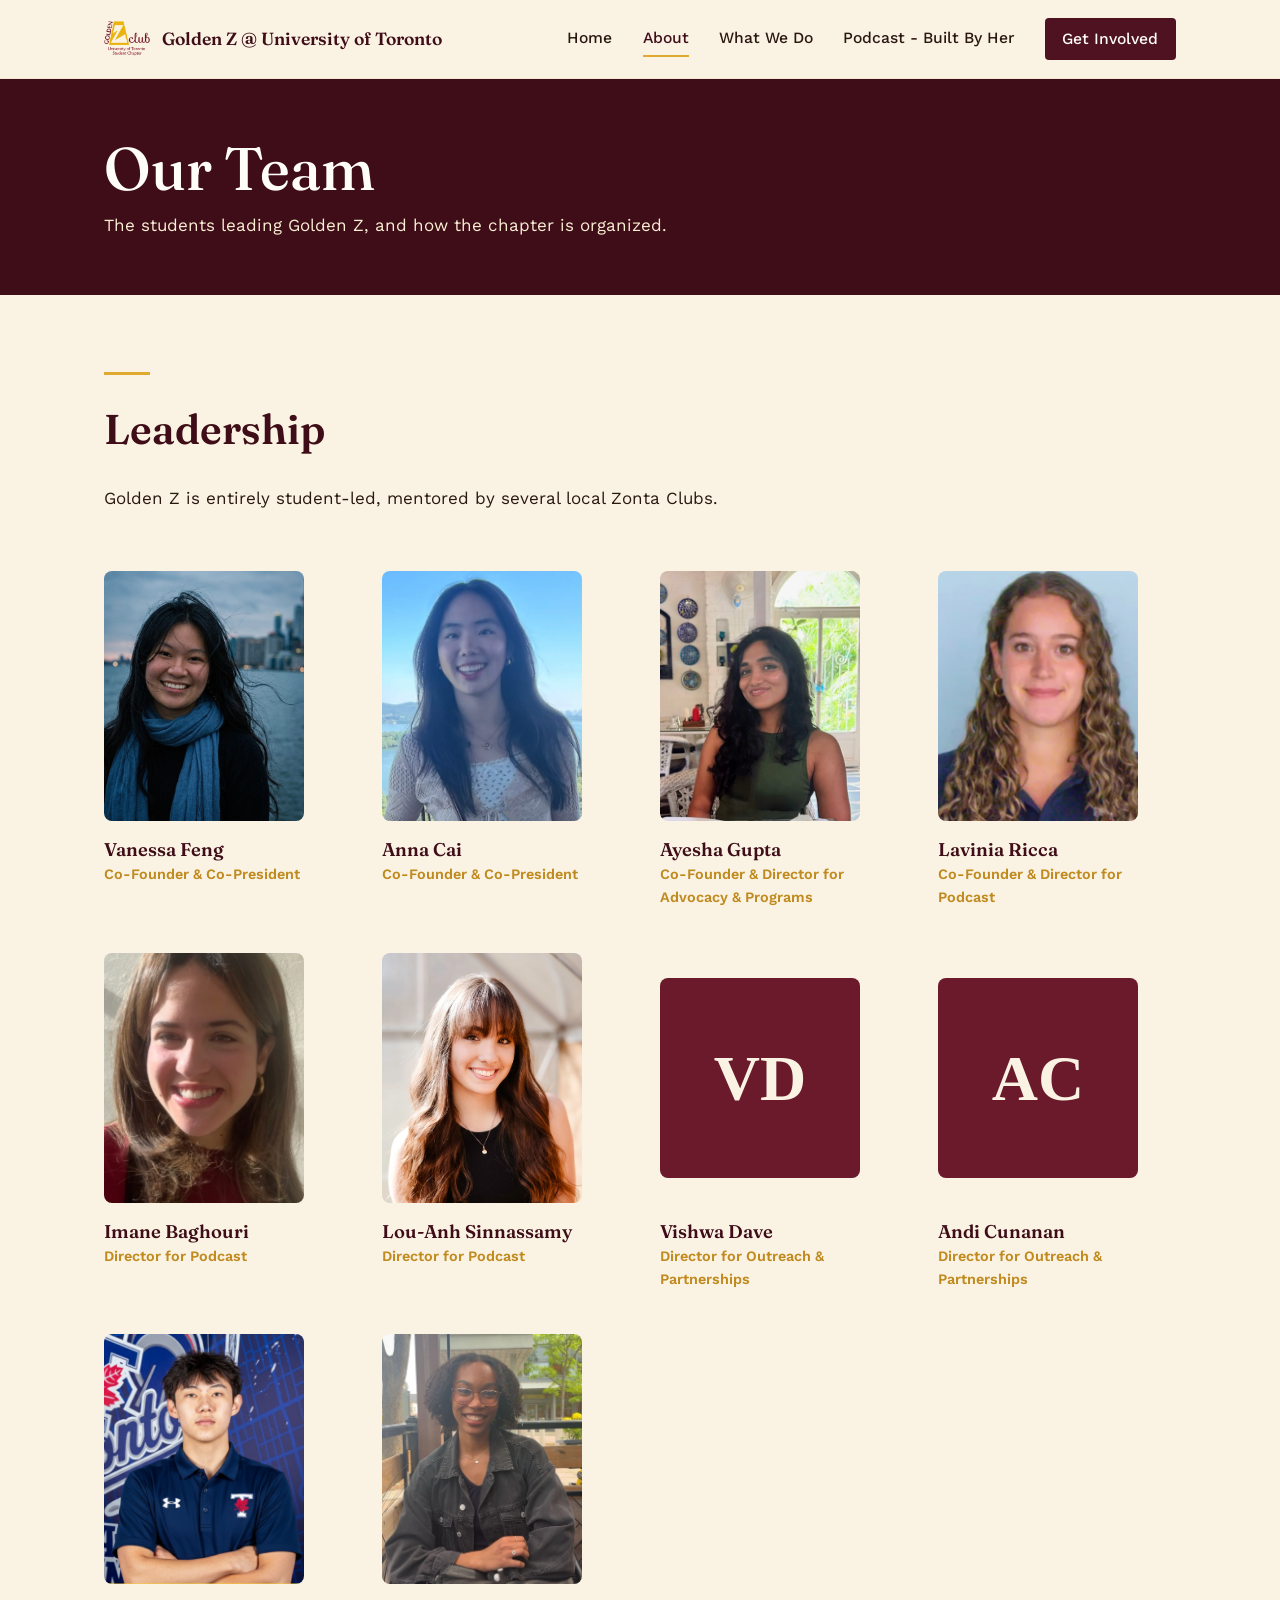
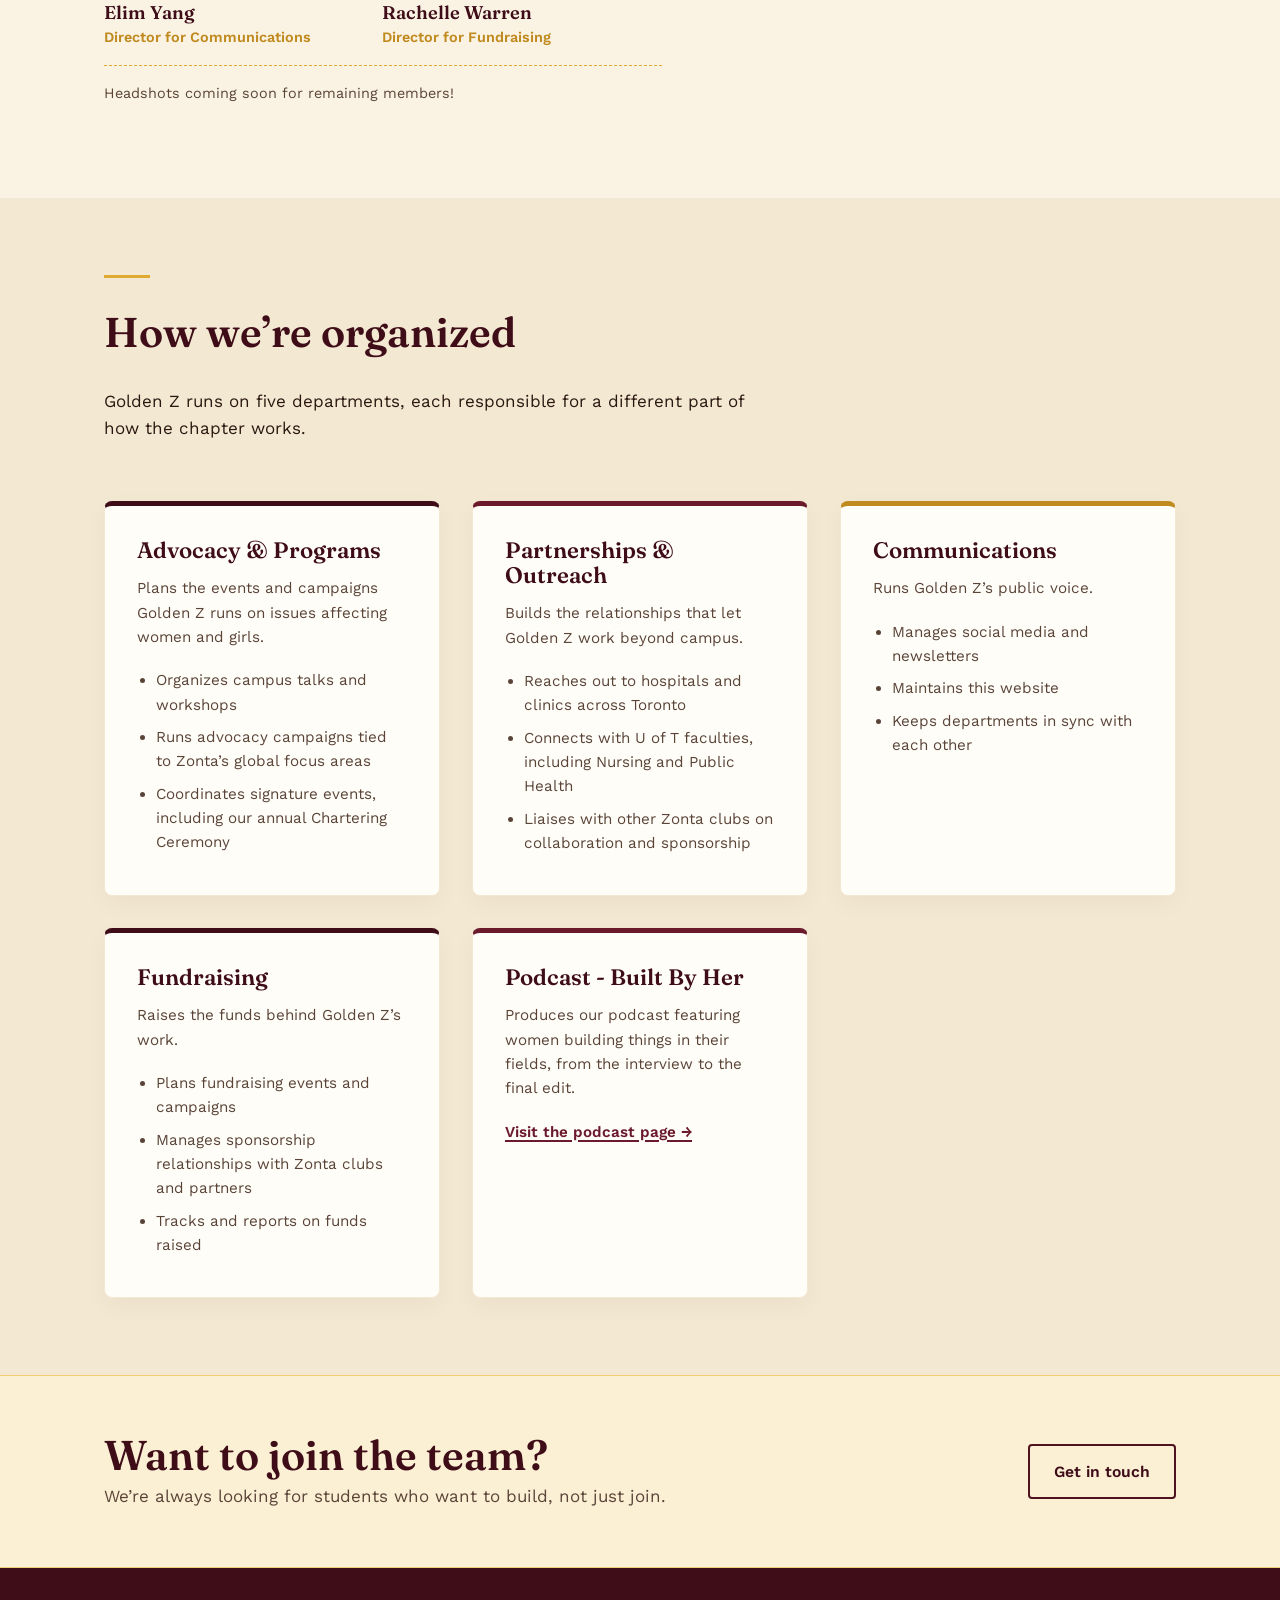
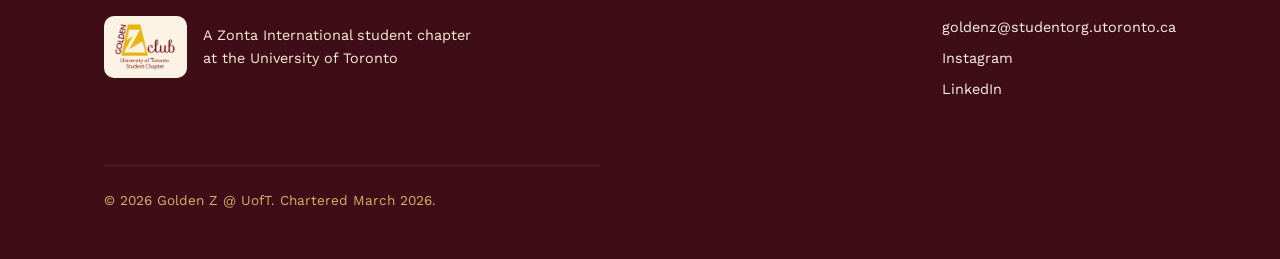
<file: team.html>
<!DOCTYPE html>
<html lang="en">
<head>
<meta charset="UTF-8">
<meta name="viewport" content="width=device-width, initial-scale=1.0">
<title>Our Team — Golden Z @ UofT</title> 
<meta name="description" content="Meet the students leading Golden Z, and see how the chapter is organized into departments.">
<link rel="icon" type="image/svg+xml" href="favicon.svg">
<link rel="preconnect" href="https://fonts.googleapis.com">
<link rel="preconnect" href="https://fonts.gstatic.com" crossorigin>
<link href="https://fonts.googleapis.com/css2?family=Fraunces:opsz,wght@9..144,500;9..144,600&family=Work+Sans:wght@400;500;600&display=swap" rel="stylesheet">
<link rel="stylesheet" href="css/style.css">
 

</head>
<body>

<header class="site-header">
  <div class="container header-inner">
    <a class="logo" href="/" aria-label="Golden Z home">
      <img class="logo-img" src="images/golden-z-logo.png" alt="Golden Z Club Logo">
      <span class="logo-text">Golden Z @ University of Toronto</span>
    </a>
    <nav class="site-nav" aria-label="Primary">
      <button class="nav-toggle" aria-expanded="false" aria-controls="nav-menu">
        <span></span><span></span><span></span>
        <span class="sr-only">Menu</span>
      </button>
      <ul id="nav-menu">
        <li><a href="/">Home</a></li>
        <li class="has-dropdown dropdown-active">
          <span class="dropdown-toggle">About</span>
          <ul class="dropdown-menu">
            <li><a href="about.html">Our Story</a></li>
            <li><a href="team.html" aria-current="page">Our Team</a></li>
          </ul>
        </li>
        <li class="has-dropdown">
          <span class="dropdown-toggle">What We Do</span>
          <ul class="dropdown-menu">
            <li><a href="initiatives.html">Our Initiatives</a></li>
            <li><a href="events.html">Upcoming Events</a></li>
          </ul>
        </li>
        <li><a href="podcast.html">Podcast - Built By Her</a></li>
        <li><a href="contact.html" class="nav-cta">Get Involved</a></li>
      </ul>
    </nav>
  </div>
</header>

<main>

  <section class="page-header">
    <div class="container">
      <h1>Our Team</h1>
      <p>The students leading Golden Z, and how the chapter is organized.</p>
    </div>
  </section>

  <section class="block">
    <div class="container">
      <div class="section-head">
        <div class="rule"></div>
        <h2>Leadership</h2>
        <p class="wide">Golden Z is entirely student-led, mentored by several local Zonta Clubs.</p>
      </div>

      <div class="people-grid">
        <div class="person">
          <img class="person-avatar" src="images/vanessa headshot.jpg" alt="Vanessa Feng">
          <h3>Vanessa Feng</h3>
          <span class="role">Co-Founder &amp; Co-President</span>
        </div>
        
        <div class="person">
          <img class="person-avatar" src="images/Anna headshot.jpg" alt="Anna Cai">
          <h3>Anna Cai</h3>
          <span class="role">Co-Founder &amp; Co-President</span>
        </div>

        <div class="person">
          <img class="person-avatar" src="images/Ayesha headshot.jpg" alt="Ayesha Gupta">
          <h3>Ayesha Gupta</h3>
          <span class="role">Co-Founder &amp; Director for Advocacy &amp; Programs</span>
        </div>

        <div class="person">
          <img class="person-avatar" src="images/Lavinia headshot.jpg" alt="Lavinia Ricca">
          <h3>Lavinia Ricca</h3>
          <span class="role">Co-Founder &amp; Director for Podcast</span>
        </div>

        <div class="person">
          <img class="person-avatar" src="images/Imane headshot.jpg" alt="Imane Baghouri">
          <h3>Imane Baghouri</h3>
          <span class="role">Director for Podcast</span>
        </div>

        <div class="person">
          <img class="person-avatar" src="images/Louanh headshot.jpg" alt="Lou-Anh Sinnassamy">
          <h3>Lou-Anh Sinnassamy</h3>
          <span class="role">Director for Podcast</span>
        </div>
        
        <div class="person">
          <svg class="person-avatar" viewBox="0 0 100 100" role="img" aria-label="Vishwa placeholder photo">
            <rect width="100" height="100" rx="4" fill="#6B1A2C"/>
            <text x="50" y="50" dy="0.35em" text-anchor="middle" font-family="Georgia, serif" font-size="32" font-weight="600" fill="#FAF3E4">VD</text>
          </svg>
          <h3>Vishwa Dave</h3>
          <span class="role">Director for Outreach &amp; Partnerships</span>
        </div>

         <div class="person">
          <svg class="person-avatar" viewBox="0 0 100 100" role="img" aria-label="Andi placeholder photo">
            <rect width="100" height="100" rx="4" fill="#6B1A2C"/>
            <text x="50" y="50" dy="0.35em" text-anchor="middle" font-family="Georgia, serif" font-size="32" font-weight="600" fill="#FAF3E4">AC</text>
          </svg>
          <h3>Andi Cunanan</h3>
          <span class="role">Director for Outreach &amp; Partnerships</span>
        </div>

        <div class="person">
          <img class="person-avatar" src="images/Elim headshot.jpg" alt="Elim Yang">
          <h3>Elim Yang</h3>
          <span class="role">Director for Communications</span>
        </div>

        <div class="person">
          <img class="person-avatar" src="images/Rachelle headshot.jpg" alt="Rachelle Warren">
          <h3>Rachelle Warren</h3>
          <span class="role">Director for Fundraising</span>
        </div>
      </div>

      <p class="avatar-note">Headshots coming soon for remaining members!</p>
    </div>
  </section>

  <!-- Changed background back to the standard color so the white cards pop nicely against it -->
  <section class="block block-alt">
    <div class="container">
      <div class="section-head">
        <div class="rule"></div>
        <h2>How we’re organized</h2>
        <p class="wide">Golden Z runs on five departments, each responsible for a different part of how the chapter works.</p>
      </div>

      <!-- NEW: The sleek Department Grid -->
      <div class="department-grid">
        
        <div class="department-card" style="border-top-color: var(--maroon-900);">
          <h3>Advocacy &amp; Programs</h3>
          <p>Plans the events and campaigns Golden Z runs on issues affecting women and girls.</p>
          <ul>
            <li>Organizes campus talks and workshops</li>
            <li>Runs advocacy campaigns tied to Zonta’s global focus areas</li>
            <li>Coordinates signature events, including our annual Chartering Ceremony</li>
          </ul>
        </div>

        <div class="department-card" style="border-top-color: var(--maroon-700);">
          <h3>Partnerships &amp; Outreach</h3>
          <p>Builds the relationships that let Golden Z work beyond campus.</p>
          <ul>
            <li>Reaches out to hospitals and clinics across Toronto</li>
            <li>Connects with U of T faculties, including Nursing and Public Health</li>
            <li>Liaises with other Zonta clubs on collaboration and sponsorship</li>
          </ul>
        </div>

        <div class="department-card" style="border-top-color: var(--gold-600);">
          <h3>Communications</h3>
          <p>Runs Golden Z’s public voice.</p>
          <ul>
            <li>Manages social media and newsletters</li>
            <li>Maintains this website</li>
            <li>Keeps departments in sync with each other</li>
          </ul>
        </div>

        <div class="department-card" style="border-top-color: var(--maroon-900);">
          <h3>Fundraising</h3>
          <p>Raises the funds behind Golden Z’s work.</p>
          <ul>
            <li>Plans fundraising events and campaigns</li>
            <li>Manages sponsorship relationships with Zonta clubs and partners</li>
            <li>Tracks and reports on funds raised</li>
          </ul>
        </div>

        <div class="department-card" style="border-top-color: var(--maroon-700);">
          <h3>Podcast - Built By Her</h3>
          <p>Produces our podcast featuring women building things in their fields, from the interview to the final edit.</p>
          <p style="margin-top: 1rem;"><a href="podcast.html" style="font-weight: 600;">Visit the podcast page &rarr;</a></p>
        </div>

      </div>
    </div>
  </section>

  <section class="cta-band">
    <div class="container cta-band-inner">
      <div>
        <h2>Want to join the team?</h2>
        <p>We’re always looking for students who want to build, not just join.</p>
      </div>
      <a class="btn btn-line" href="contact.html">Get in touch</a>
    </div>
  </section>

</main>

<footer class="site-footer on-dark">
  <div class="container footer-inner">
    <div class="footer-brand">
      <span class="footer-logo-plate"><img src="images/golden-z-logo.png" alt="Golden Z Club logo"></span>
      <p>A Zonta International student chapter at the University of Toronto</p>
    </div>
    <div class="footer-links">
      <a href="mailto:goldenz@studentorg.utoronto.ca">goldenz@studentorg.utoronto.ca</a>
      <a href="https://www.instagram.com/uoftgoldenz/" target="_blank" rel="noopener">Instagram</a>
      <a href="https://www.linkedin.com/company/golden-z-club-university-of-toronto-chapter/?viewAsMember=true" target="_blank" rel="noopener">LinkedIn</a>
    </div>
    <p class="footer-copy">© 2026 Golden Z @ UofT. Chartered March 2026.</p>
  </div>
</footer>

<script src="js/main.js"></script>
</body>
</html>
</file>
<file: css/style.css>
/* =====================================================================
   Golden Z @ UofT — design tokens
   Palette: deep maroon (primary), warm gold (accent), parchment (base)
   Type: Fraunces (display serif) + Work Sans (body/UI)
   ===================================================================== */

:root {
  /* color */
  --maroon-900: #3E0D18;
  --maroon-800: #4E1220;
  --maroon-700: #6B1A2C;
  --maroon-600: #832238;
  --gold-600:   #C08A1E;
  --gold-500:   #E0A930;
  --gold-300:   #F1CD73;
  --gold-100:   #FBEFD4;
  --parchment:  #FAF3E4;
  --parchment-2:#F3E8D2;
  --ink:        #2A1810;
  --ink-soft:   #5A4438;
  --white:      #FFFDF8;

  /* type */
  --font-display: "Fraunces", "Iowan Old Style", Georgia, serif;
  --font-body: "Work Sans", "Segoe UI", sans-serif;

  /* type scale */
  --step-4: clamp(2.5rem, 2rem + 2.2vw, 3.75rem);
  --step-3: clamp(1.9rem, 1.6rem + 1.4vw, 2.6rem);
  --step-2: clamp(1.4rem, 1.25rem + 0.6vw, 1.75rem);
  --step-1: 1.1875rem;
  --step-0: 1.0625rem;
  --step-neg1: 0.9rem;

  /* layout */
  --container: 1120px;
  --gutter: 1.5rem;
  --radius: 4px;
}

@media (prefers-color-scheme: dark) {
  /* This site is authored as a light, warm-paper identity by design —
     it keeps its palette in dark-mode browsers rather than inverting. */
}

*, *::before, *::after { box-sizing: border-box; }

html {
  scroll-behavior: smooth;
  overflow-x: hidden; /* Locks horizontal zooming/scrolling */
  width: 100%;
}

@media (prefers-reduced-motion: reduce) {
  html { scroll-behavior: auto; }
  *, *::before, *::after {
    animation-duration: 0.01ms !important;
    animation-iteration-count: 1 !important;
    transition-duration: 0.01ms !important;
  }
}

body {
  margin: 0;
  font-family: var(--font-body);
  font-size: var(--step-0);
  line-height: 1.6;
  color: var(--ink);
  background: var(--parchment);
  -webkit-font-smoothing: antialiased;
  overflow-x: hidden; /* Locks horizontal zooming/scrolling */
  width: 100%;
}

h1, h2, h3, h4 {
  font-family: var(--font-display);
  color: var(--maroon-900);
  line-height: 1.12;
  margin: 0 0 0.5em;
  font-weight: 600;
}

h1 { font-size: var(--step-4); font-weight: 500; }
h2 { font-size: var(--step-3); }
h3 { font-size: var(--step-2); }

p { margin: 0 0 1.1em; max-width: 62ch; }
p.wide { max-width: 74ch; }

a {
  color: var(--maroon-700);
  text-decoration-thickness: 1.5px;
  text-underline-offset: 3px;
}
a:hover { color: var(--maroon-900); }

img { max-width: 100%; display: block; }

.sr-only {
  position: absolute;
  width: 1px; height: 1px;
  padding: 0; margin: -1px;
  overflow: hidden;
  clip: rect(0,0,0,0);
  white-space: nowrap;
  border: 0;
}

:focus-visible {
  outline: 3px solid var(--gold-600);
  outline-offset: 2px;
}

.container {
  max-width: var(--container);
  margin-inline: auto;
  padding-inline: var(--gutter);
}

.mark { color: var(--maroon-800); flex-shrink: 0; }
.mark .accent { fill: var(--gold-500); }
.on-dark .mark { color: var(--gold-300); }
.on-dark .mark .accent { fill: var(--parchment); }

/* =====================================================================
   Header
   ===================================================================== */

.site-header {
  background: var(--parchment);
  border-bottom: 1px solid var(--parchment-2);
  position: sticky;
  top: 0;
  z-index: 40;
}

.header-inner {
  display: flex;
  align-items: center;
  justify-content: space-between;
  padding-block: 1.1rem;
  gap: 1rem;
}

.logo {
  display: flex;
  align-items: center;
  gap: 0.75rem; 
  text-decoration: none;
  color: var(--maroon-900);
}

.logo-img {
  height: 35px;
  width: auto;
  display: block;
}

.logo-text {
  display: block;
  font-family: var(--font-display);
  font-size: 1.1rem;
  font-weight: 600;
  color: var(--maroon-900);
  line-height: 1.1;
  max-width: 300px;
}

@media (max-width: 600px) {
  .logo { gap: 0.5rem; }
  .logo-img { height: 30px; }
  .logo-text { 
    font-size: 0.9rem; 
    max-width: 150px; 
    line-height: 1.2;
  }
}
@media (max-width: 380px) {
  .logo-text { max-width: 120px; font-size: 0.85rem; }
}

.nav-toggle {
  display: none;
  flex-direction: column;
  justify-content: center;
  gap: 5px;
  width: 40px;
  height: 40px;
  background: none;
  border: none;
  cursor: pointer;
  padding: 0;
}
.nav-toggle span {
  display: block;
  height: 2px;
  width: 100%;
  background: var(--maroon-900);
}

.site-nav ul {
  display: flex;
  align-items: center;
  gap: 1.9rem;
  list-style: none;
  margin: 0;
  padding: 0;
}

.site-nav a {
  display: inline-block;
  color: var(--ink);
  text-decoration: none;
  font-size: 0.98rem;
  font-weight: 500;
  padding-block: 0.3rem;
  border-bottom: 2px solid transparent;
}
.site-nav a:hover,
.site-nav a[aria-current="page"] {
  color: var(--maroon-900);
  border-bottom-color: var(--gold-500);
}

.site-nav .nav-cta {
  background: var(--maroon-800);
  color: var(--white);
  padding: 0.55rem 1.1rem;
  border-radius: var(--radius);
  border-bottom: none;
}
.site-nav .nav-cta:hover,
.site-nav .nav-cta[aria-current="page"] {
  background: var(--maroon-900);
  color: var(--white);
}

/* =====================================================================
   CLEAN DROPDOWN DESIGN
   ===================================================================== */
.has-dropdown {
  position: relative;
}
.dropdown-toggle {
  display: inline-block;
  color: var(--ink);
  font-size: 0.98rem;
  font-weight: 500;
  padding-block: 0.3rem;
  border-bottom: 2px solid transparent;
  cursor: default;
}
.has-dropdown:hover .dropdown-toggle,
.has-dropdown.dropdown-active .dropdown-toggle {
  color: var(--maroon-900);
  border-bottom-color: var(--gold-500);
}

/* FIXED: .site-nav .dropdown-menu forces it to override the row layout and stack vertically */
.site-nav .dropdown-menu {
  display: block;
  position: absolute;
  top: 100%;
  left: 0;
  min-width: 180px;
  margin: 0;
  padding: 0.5rem 0;
  list-style: none;
  background: var(--white);
  border: 1px solid var(--parchment-2);
  border-radius: var(--radius);
  box-shadow: 0 12px 28px rgba(42, 24, 16, 0.1);
  opacity: 0;
  visibility: hidden;
  transform: translateY(-6px);
  transition: opacity 0.15s ease, transform 0.15s ease, visibility 0.15s;
  z-index: 50;
}
.has-dropdown:hover .dropdown-menu,
.has-dropdown:focus-within .dropdown-menu {
  opacity: 1;
  visibility: visible;
  transform: translateY(0);
}

.site-nav .dropdown-menu li {
  display: block;
  margin: 0;
}

.site-nav .dropdown-menu a {
  display: block;
  padding: 0.6rem 1.2rem;
  white-space: nowrap;
  border-bottom: none;
  font-weight: 500;
  color: var(--ink);
}
.site-nav .dropdown-menu a:hover { 
  background: var(--parchment-2);
  color: var(--maroon-900); 
}

@media (max-width: 760px) {
  .nav-toggle { display: flex; }
  .site-nav ul {
    position: absolute;
    top: 100%;
    left: 0;
    right: 0;
    flex-direction: column;
    align-items: stretch;
    gap: 0;
    background: var(--parchment);
    border-bottom: 1px solid var(--parchment-2);
    max-height: 0;
    overflow: hidden;
    transition: max-height 0.25s ease;
  }
  .site-nav.open ul { max-height: 480px; }
  .site-nav ul li { border-top: 1px solid var(--parchment-2); }
  .site-nav ul li a { display: block; padding: 0.9rem var(--gutter); }
  .site-nav .nav-cta { margin: 0.9rem var(--gutter); text-align: center; }

  .dropdown-toggle {
    display: block;
    padding: 0.9rem var(--gutter) 0.3rem;
  }
  .site-nav .dropdown-menu {
    position: static;
    opacity: 1;
    visibility: visible;
    transform: none;
    box-shadow: none;
    border: none;
    background: transparent;
    padding: 0 0 0.4rem;
    margin: 0;
  }
  .site-nav .dropdown-menu a { 
    padding: 0.5rem var(--gutter) 0.5rem calc(var(--gutter) + 0.8rem); 
    color: var(--ink); 
  }
  .site-nav .dropdown-menu a:hover { 
    background: transparent; 
    color: var(--maroon-900); 
  }
}

/* =====================================================================
   Buttons
   ===================================================================== */

.btn {
  display: inline-block;
  font-family: var(--font-body);
  font-weight: 600;
  font-size: 0.98rem;
  text-decoration: none;
  padding: 0.8rem 1.5rem;
  border-radius: var(--radius);
  border: 2px solid transparent;
}

.btn-gold {
  background: var(--gold-500);
  color: var(--maroon-900);
}
.btn-gold:hover { background: var(--gold-300); color: var(--maroon-900); }

.btn-outline {
  border-color: var(--parchment);
  color: var(--white);
}
.btn-outline:hover { border-color: var(--gold-500); color: var(--gold-300); }

.btn-line {
  border-color: var(--maroon-800);
  color: var(--maroon-900);
}
.btn-line:hover { background: var(--maroon-900); color: var(--white); }

.btn-row { display: flex; flex-wrap: wrap; gap: 0.9rem; }

/* =====================================================================
   Hero
   ===================================================================== */

.hero {
  background: var(--maroon-900);
  color: var(--parchment);
  padding-block: clamp(3rem, 6vw, 5.5rem);
  position: relative;
  overflow: hidden;
}

.hero-inner {
  display: grid;
  grid-template-columns: 1.15fr 0.85fr;
  gap: clamp(2rem, 5vw, 4rem);
  align-items: center;
}

.hero-eyebrow {
  font-size: var(--step-neg1);
  color: var(--gold-300);
  margin-bottom: 0.9rem;
}

.hero h1 { color: var(--white); }

.hero .lede {
  color: var(--gold-100);
  font-size: var(--step-1);
  max-width: 46ch;
}

.hero-figure {
  position: relative;
  display: flex;
  align-items: center;
  justify-content: center;
}

.hero-figure svg { width: 100%; height: auto; max-width: 340px; }

.logo-plate {
  background: var(--parchment);
  border-radius: 20px;
  padding: 1.8rem 2.2rem;
  box-shadow: 0 18px 40px rgba(20, 6, 10, 0.35);
  display: inline-flex;
}
.logo-plate img { width: 100%; max-width: 300px; height: auto; display: block; }

@media (max-width: 860px) {
  .hero-inner { grid-template-columns: 1fr; }
  .hero-figure { order: -1; max-width: 280px; margin-inline: auto; }
}

/* =====================================================================
   Section rhythm
   ===================================================================== */

section.block { padding-block: clamp(3rem, 6vw, 5rem); }
.block-alt { background: var(--parchment-2); }

.section-head {
  display: grid;
  grid-template-columns: 1fr;
  gap: 0.75rem;
  margin-bottom: 2.5rem;
  max-width: 60ch;
}

.rule {
  width: 46px;
  height: 3px;
  background: var(--gold-500);
  margin-bottom: 1.2rem;
}

/* =====================================================================
   Cards & Headshots (Team & Initiatives)
   ===================================================================== */

.people-grid {
  display: grid;
  grid-template-columns: repeat(auto-fit, minmax(min(100%, 220px), 1fr));
  gap: 2.2rem 2.5rem;
}

.person-avatar {
  width: 100%;
  max-width: 200px;
  height: auto;
  aspect-ratio: 4 / 5;
  object-fit: cover;
  border-radius: 8px;
  margin-bottom: 1.2rem;
  display: block;
}

.person h3 { font-size: 1.15rem; margin-bottom: 0.15rem; }
.person .role {
  display: block;
  color: var(--gold-600);
  font-weight: 600;
  font-size: var(--step-neg1);
  margin-bottom: 0.5rem;
}
.person p { color: var(--ink-soft); margin-bottom: 0; }
.avatar-note {
  font-size: var(--step-neg1);
  color: var(--ink-soft);
  border-top: 1px dashed var(--gold-500);
  padding-top: 1rem;
  margin-top: 0.5rem;
}

.department-grid, .initiative-grid {
  display: grid;
  grid-template-columns: repeat(auto-fit, minmax(min(100%, 280px), 1fr));
  gap: 2rem;
  margin-top: 2.5rem;
}

.department-card, .initiative-card {
  background: var(--white);
  border: 1px solid var(--parchment-2);
  border-top: 5px solid var(--maroon-900);
  border-radius: 8px;
  padding: 2rem;
  box-shadow: 0 8px 24px rgba(42, 24, 16, 0.04);
  transition: transform 0.2s ease, box-shadow 0.2s ease;
}
.department-card:hover, .initiative-card:hover {
  transform: translateY(-4px);
  box-shadow: 0 12px 32px rgba(42, 24, 16, 0.08);
}
.department-card h3, .initiative-card h3 {
  font-size: 1.4rem;
  margin-top: 0;
  margin-bottom: 0.8rem;
}
.department-card p, .initiative-card p {
  font-size: 0.95rem;
  color: var(--ink-soft);
  margin-bottom: 1.2rem;
}
.department-card ul, .initiative-card ul {
  margin: 0;
  padding-left: 1.2rem;
  font-size: 0.95rem;
  color: var(--ink-soft);
}
.department-card ul li, .initiative-card ul li {
  margin-bottom: 0.5rem;
}

/* =====================================================================
   Facts strip (thin gold rules, not icon cards)
   ===================================================================== */

.facts {
  background: var(--parchment-2);
  border-bottom: 1px solid var(--gold-300);
}
.facts-list {
  display: flex;
  flex-wrap: wrap;
  list-style: none;
  margin: 0;
  padding: 1.6rem 0;
}
.facts-list li {
  flex: 1 1 220px;
  padding: 0.4rem 1.4rem;
  border-left: 2px solid var(--gold-500);
  font-size: var(--step-neg1);
  color: var(--ink-soft);
}
.facts-list li strong {
  display: block;
  font-family: var(--font-display);
  font-size: 1.3rem;
  color: var(--maroon-900);
  font-weight: 600;
}

/* =====================================================================
   Quote / callout
   ===================================================================== */

blockquote.pull {
  border-left: 3px solid var(--gold-500);
  margin: 0;
  padding-left: 1.4rem;
  font-family: var(--font-display);
  font-size: var(--step-2);
  font-weight: 500;
  color: var(--maroon-900);
  max-width: 52ch;
}
blockquote.pull cite {
  display: block;
  font-family: var(--font-body);
  font-style: normal;
  font-size: var(--step-neg1);
  color: var(--ink-soft);
  margin-top: 0.8rem;
}

/* =====================================================================
   CTA band
   ===================================================================== */

.cta-band {
  background: var(--gold-100);
  border-top: 1px solid var(--gold-300);
  border-bottom: 1px solid var(--gold-300);
  padding-block: clamp(2.5rem, 5vw, 3.5rem);
  text-align: left;
}
.cta-band-inner {
  display: flex;
  flex-wrap: wrap;
  justify-content: space-between;
  align-items: center;
  gap: 1.5rem;
}
.cta-band h2 { margin-bottom: 0.3rem; }
.cta-band p { margin: 0; color: var(--ink-soft); }

/* =====================================================================
   Contact page
   ===================================================================== */

.contact-grid {
  display: grid;
  grid-template-columns: 1fr 1fr;
  gap: clamp(2rem, 5vw, 4rem);
}

.field { margin-bottom: 1.3rem; }
.field label {
  display: block;
  font-weight: 600;
  margin-bottom: 0.4rem;
  font-size: var(--step-neg1);
}
.field input,
.field select,
.field textarea {
  width: 100%;
  font-family: var(--font-body);
  font-size: 1rem;
  padding: 0.7rem 0.8rem;
  border: 1.5px solid var(--parchment-2);
  border-radius: var(--radius);
  background: var(--white);
  color: var(--ink);
}
.field input:focus,
.field select:focus,
.field textarea:focus {
  border-color: var(--gold-600);
}
.field textarea { min-height: 130px; resize: vertical; }

.contact-info dt {
  font-weight: 600;
  color: var(--maroon-900);
  margin-top: 1.3rem;
}
.contact-info dt:first-child { margin-top: 0; }
.contact-info dd { margin: 0.2rem 0 0; color: var(--ink-soft); }

.note {
  font-size: var(--step-neg1);
  color: var(--ink-soft);
  border-top: 1px dashed var(--gold-500);
  padding-top: 1rem;
  margin-top: 1.5rem;
}

@media (max-width: 760px) {
  .contact-grid { grid-template-columns: 1fr; }
}

/* =====================================================================
   Footer
   ===================================================================== */

.site-footer {
  background: var(--maroon-900);
  color: var(--gold-100);
  padding-block: 3rem;
}
.footer-inner {
  display: flex;
  flex-wrap: wrap;
  justify-content: space-between;
  gap: 2rem;
  align-items: flex-start;
}
.footer-brand {
  display: flex;
  align-items: center;
  gap: 1rem;
  max-width: 34ch;
}
.footer-logo-plate {
  background: var(--parchment);
  border-radius: 10px;
  padding: 0.5rem 0.7rem;
  display: inline-flex;
  flex-shrink: 0;
}
.footer-logo-plate img { height: 46px; width: auto; display: block; }
.footer-brand p { margin: 0; color: var(--gold-100); font-size: var(--step-neg1); }
.footer-links {
  display: flex;
  flex-direction: column;
  gap: 0.5rem;
}
.footer-links a {
  color: var(--parchment);
  text-decoration: none;
  font-size: var(--step-neg1);
}
.footer-links a:hover { color: var(--gold-300); }
.footer-copy {
  width: 100%;
  margin: 2rem 0 0;
  padding-top: 1.5rem;
  border-top: 1px solid var(--maroon-700);
  font-size: 0.85rem;
  color: var(--gold-300);
  opacity: 0.85;
}

/* =====================================================================
   Page header (non-home pages)
   ===================================================================== */

.page-header {
  background: var(--maroon-900);
  color: var(--parchment);
  padding-block: clamp(2.5rem, 5vw, 3.5rem);
}
.page-header h1 { color: var(--white); margin-bottom: 0.6rem; }
.page-header p { color: var(--gold-100); max-width: 56ch; margin: 0; }
</file>
